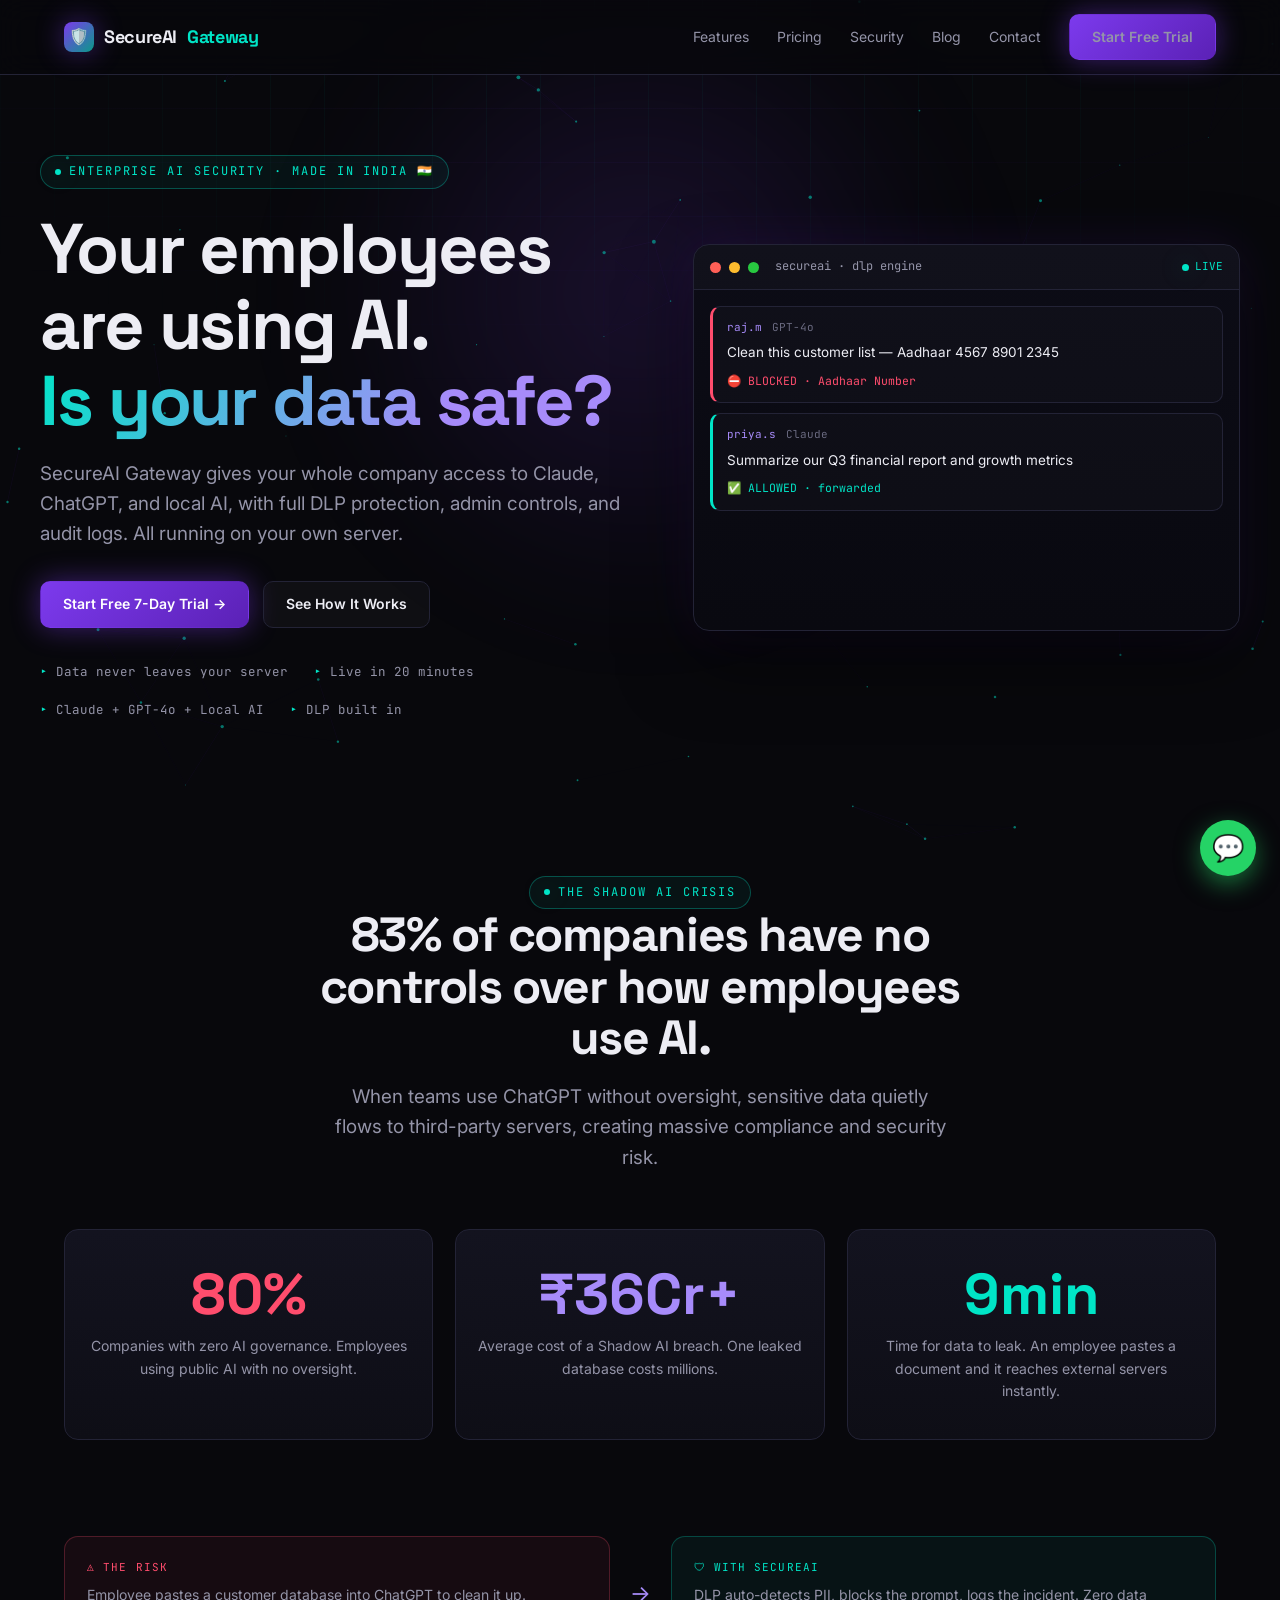
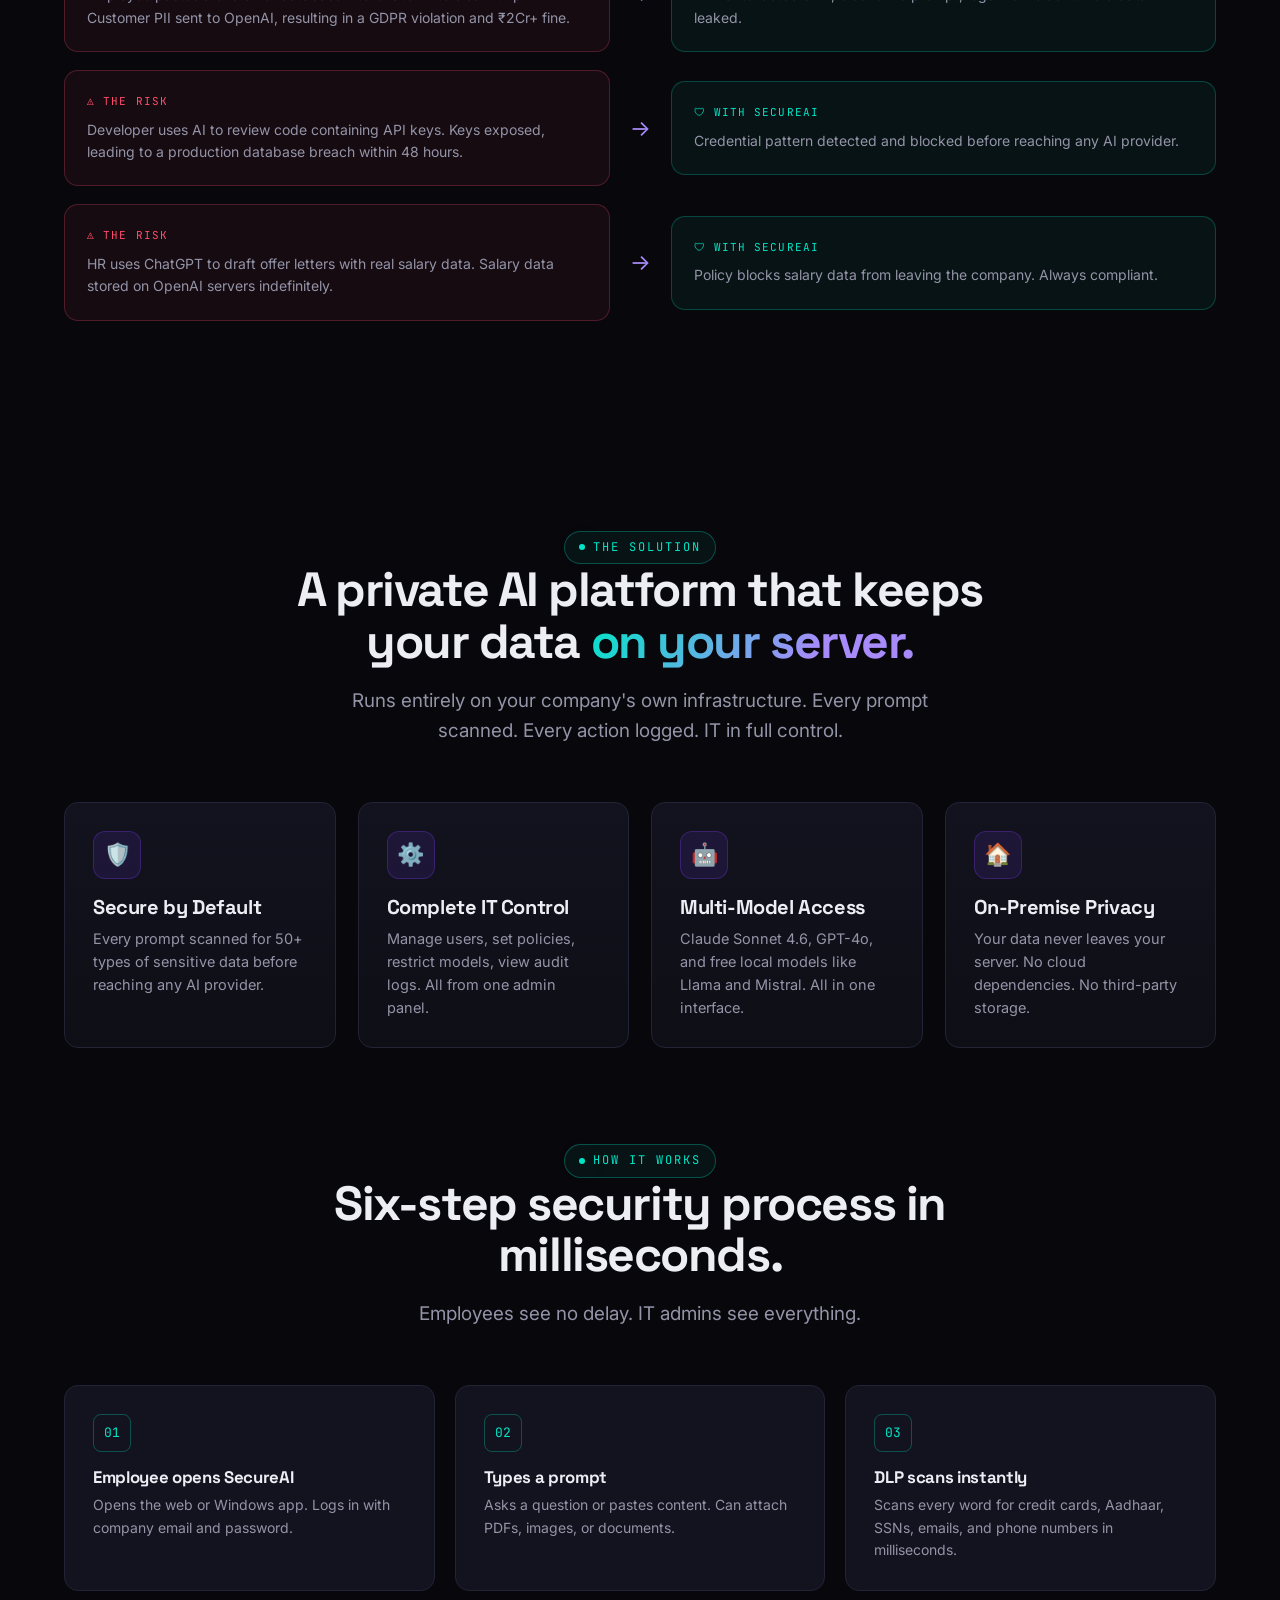
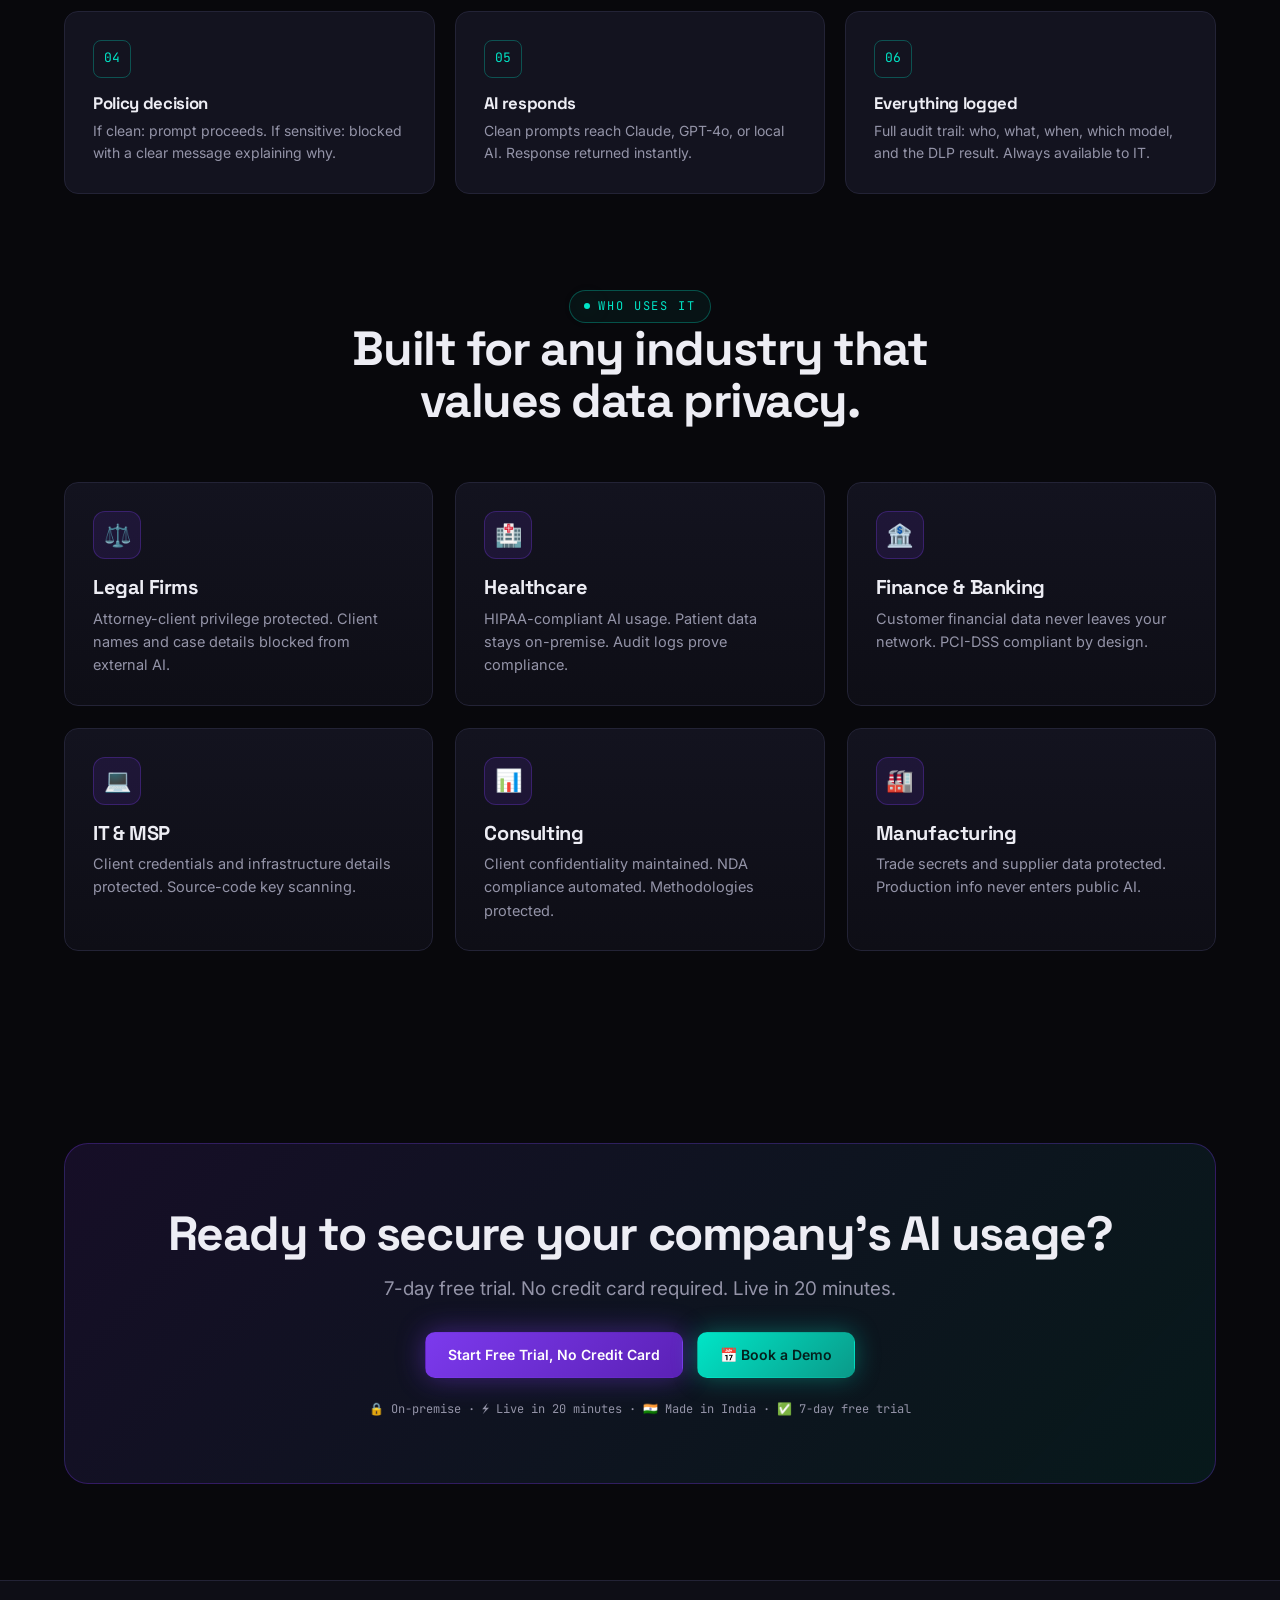
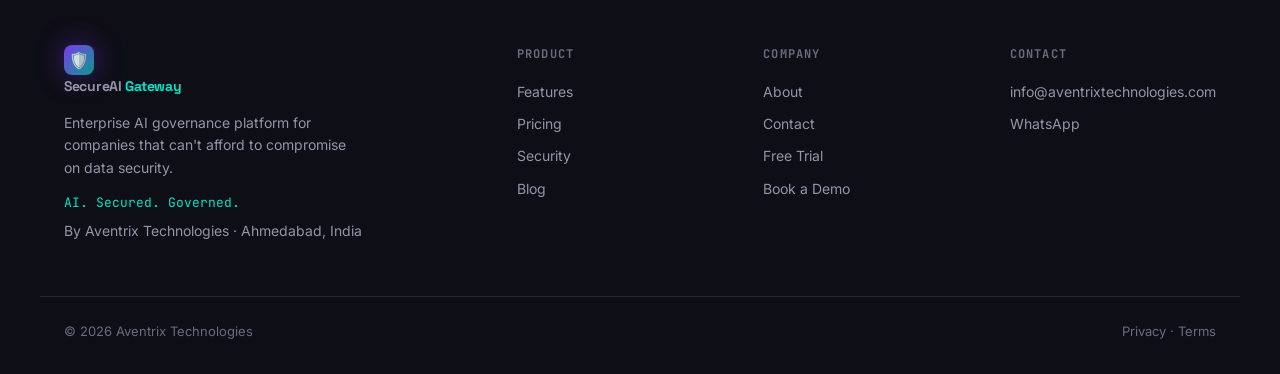
<file: index.html>
<!DOCTYPE html>
<html lang="en">
<head>
<!-- Google Analytics (GA4) -->
<script async src="https://www.googletagmanager.com/gtag/js?id=G-6WXHZ5JXLF"></script>
<script>
  window.dataLayer = window.dataLayer || [];
  function gtag(){dataLayer.push(arguments);}
  gtag('js', new Date());
  gtag('config', 'G-6WXHZ5JXLF');
</script>

<meta charset="UTF-8">
<meta name="viewport" content="width=device-width,initial-scale=1">
<title>SecureAI Gateway: Enterprise AI Security and DLP Platform | Aventrix Technologies</title>
<meta name="description" content="Secure your company's AI usage. On-premise AI gateway with DLP protection, admin controls, and audit logs. Give employees Claude, GPT-4o & free local AI safely.">
<meta name="keywords" content="enterprise AI security, AI data loss prevention, AI DLP, on-premise AI gateway, AI governance, ChatGPT security, AI access control, HIPAA AI, GDPR AI compliance">
<meta name="robots" content="index, follow, max-image-preview:large">
<meta name="author" content="Aventrix Technologies">
<link rel="canonical" href="https://aventrixtechnologies.com/">

<!-- Open Graph -->
<meta property="og:type" content="website">
<meta property="og:site_name" content="SecureAI Gateway">
<meta property="og:title" content="SecureAI Gateway: Enterprise AI Security and DLP Platform">
<meta property="og:description" content="Give your team Claude, GPT-4o & local AI safely. On-premise gateway with DLP protection, admin controls, and audit logs. Live in 20 minutes.">
<meta property="og:url" content="https://aventrixtechnologies.com/">
<meta property="og:image" content="https://aventrixtechnologies.com/images/secureai-logo-email.png">
<meta property="og:locale" content="en_US">

<!-- Twitter -->
<meta name="twitter:card" content="summary_large_image">
<meta name="twitter:title" content="SecureAI Gateway: Enterprise AI Security and DLP Platform">
<meta name="twitter:description" content="Give your team Claude, GPT-4o & local AI safely. On-premise gateway with DLP, admin controls, and audit logs.">
<meta name="twitter:image" content="https://aventrixtechnologies.com/images/secureai-logo-email.png">

<!-- Structured Data: Organization + SoftwareApplication -->
<script type="application/ld+json">
{
  "@context": "https://schema.org",
  "@graph": [
    {
      "@type": "Organization",
      "@id": "https://aventrixtechnologies.com/#organization",
      "name": "Aventrix Technologies",
      "url": "https://aventrixtechnologies.com/",
      "logo": "https://aventrixtechnologies.com/images/secureai-logo-email.png",
      "description": "Aventrix Technologies builds SecureAI Gateway, an on-premise enterprise AI security and data loss prevention platform.",
      "address": { "@type": "PostalAddress", "addressLocality": "Ahmedabad", "addressRegion": "Gujarat", "addressCountry": "IN" },
      "contactPoint": { "@type": "ContactPoint", "contactType": "sales", "email": "info@aventrixtechnologies.com" }
    },
    {
      "@type": "SoftwareApplication",
      "name": "SecureAI Gateway",
      "applicationCategory": "SecurityApplication",
      "operatingSystem": "Windows, Web, On-Premise",
      "url": "https://aventrixtechnologies.com/",
      "description": "On-premise enterprise AI security platform with DLP protection, admin controls, audit logs, and multi-model access to Claude, GPT-4o and local AI.",
      "offers": { "@type": "Offer", "price": "0", "priceCurrency": "USD", "description": "7-day free trial" },
      "publisher": { "@id": "https://aventrixtechnologies.com/#organization" }
    }
  ]
}
</script>

<link rel="preconnect" href="https://fonts.googleapis.com">
<link rel="preconnect" href="https://fonts.gstatic.com" crossorigin>
<link href="https://fonts.googleapis.com/css2?family=Space+Grotesk:wght@400;500;600;700&family=Inter:wght@400;500;600&family=JetBrains+Mono:wght@400;500&display=swap" rel="stylesheet">
<link rel="stylesheet" href="style.css">
<style>
/* ---------- Home-specific ---------- */
.hero { padding: 80px 0 60px; position: relative; }
.hero-grid { display: grid; grid-template-columns: 1.05fr 0.95fr; gap: 48px; align-items: center; }
.hero h1 { margin: 22px 0 20px; }
.hero .lead { margin-bottom: 32px; }
.hero-cta { display: flex; gap: 14px; flex-wrap: wrap; }
.hero-trust { display: flex; flex-wrap: wrap; gap: 18px 26px; margin-top: 34px; }
.hero-trust span { font-family: var(--font-mono); font-size: 12.5px; color: var(--muted); display: flex; align-items: center; gap: 8px; }
.hero-trust span::before { content: "▸"; color: var(--cyan); }

/* terminal */
.term {
  background: linear-gradient(180deg, #0C0C16, #090910);
  border: 1px solid var(--line);
  border-radius: 16px;
  overflow: hidden;
  box-shadow: 0 30px 70px rgba(0,0,0,0.55), 0 0 50px rgba(124,58,237,0.12);
}
.term-bar { display: flex; align-items: center; gap: 8px; padding: 12px 16px; border-bottom: 1px solid var(--line); background: rgba(255,255,255,0.02); }
.term-bar .dot { width: 11px; height: 11px; border-radius: 50%; }
.term-bar .dot.r { background: #ff5f57; } .term-bar .dot.y { background: #febc2e; } .term-bar .dot.g { background: #28c840; }
.term-bar .title { font-family: var(--font-mono); font-size: 12px; color: var(--muted); margin-left: 8px; }
.term-bar .live { margin-left: auto; font-family: var(--font-mono); font-size: 11px; color: var(--cyan); display: flex; align-items: center; gap: 6px; }
.term-bar .live::before { content:""; width:7px;height:7px;border-radius:50%;background:var(--cyan); box-shadow: var(--glow-cyan); animation: pulse 1.4s infinite; }
.term-body { padding: 16px; min-height: 340px; display: flex; flex-direction: column; gap: 10px; }
.term-row {
  border: 1px solid var(--line);
  border-left: 3px solid var(--muted-2);
  border-radius: 10px;
  padding: 12px 14px;
  background: rgba(255,255,255,0.015);
  opacity: 0; transform: translateY(-10px);
  transition: opacity .4s, transform .4s;
}
.term-row.show { opacity: 1; transform: none; }
.term-row.blocked { border-left-color: var(--red); }
.term-row.allowed { border-left-color: var(--cyan); }
.term-meta { display: flex; gap: 10px; font-family: var(--font-mono); font-size: 11px; color: var(--muted-2); margin-bottom: 6px; }
.term-user { color: var(--violet-lt); }
.term-text { font-size: 13.5px; color: var(--text); margin-bottom: 8px; }
.term-verdict { font-family: var(--font-mono); font-size: 11.5px; }
.v-block { color: var(--red); }
.v-ok { color: var(--cyan); }

/* stats strip */
.stats { display: grid; grid-template-columns: repeat(3,1fr); gap: 22px; }
.stat { text-align: center; padding: 36px 20px; }
.stat .num { font-family: var(--font-display); font-weight: 700; font-size: clamp(2.4rem,5vw,3.6rem); line-height: 1; }
.stat .num.red { color: var(--red); }
.stat .num.cyan { color: var(--cyan); }
.stat .num.violet { color: var(--violet-lt); }
.stat .lbl { color: var(--muted); margin-top: 12px; font-size: 14px; }

/* risk rows */
.risk { display: grid; grid-template-columns: 1fr auto 1fr; gap: 20px; align-items: center; margin-bottom: 18px; }
.risk .danger, .risk .safe { border-radius: var(--radius); padding: 22px; border: 1px solid var(--line); }
.risk .danger { background: rgba(255,77,109,0.06); border-color: rgba(255,77,109,0.25); }
.risk .safe { background: rgba(0,229,199,0.05); border-color: rgba(0,229,199,0.25); }
.risk .tag { font-family: var(--font-mono); font-size: 11px; text-transform: uppercase; letter-spacing: .1em; margin-bottom: 8px; display: block; }
.risk .danger .tag { color: var(--red); } .risk .safe .tag { color: var(--cyan); }
.risk p { font-size: 14px; color: var(--muted); }
.risk .arrow { font-size: 22px; color: var(--violet-lt); }

/* process */
.steps { display: grid; grid-template-columns: repeat(3,1fr); gap: 20px; }
.step { position: relative; padding: 28px; border: 1px solid var(--line); border-radius: var(--radius); background: var(--panel); transition: border-color .3s, transform .3s; }
.step:hover { border-color: rgba(0,229,199,0.4); transform: translateY(-4px); }
.step .n { font-family: var(--font-mono); font-size: 13px; color: var(--cyan); border: 1px solid rgba(0,229,199,0.3); border-radius: 8px; width: 38px; height: 38px; display: grid; place-items: center; margin-bottom: 16px; }
.step h3 { font-size: 1.05rem; margin-bottom: 8px; }
.step p { color: var(--muted); font-size: 14px; }

.cta-band { text-align: center; background: linear-gradient(135deg, rgba(124,58,237,0.12), rgba(0,229,199,0.08)); border: 1px solid rgba(124,58,237,0.3); border-radius: 24px; padding: 64px 32px; }
.cta-band h2 { margin-bottom: 14px; }
.cta-band .lead { margin: 0 auto 28px; }
.cta-band .row { display: flex; gap: 14px; justify-content: center; flex-wrap: wrap; }
.cta-band .meta { margin-top: 22px; font-family: var(--font-mono); font-size: 12px; color: var(--muted); }

@media (max-width: 880px) {
  .hero-grid { grid-template-columns: 1fr; }
  .stats { grid-template-columns: 1fr; }
  .steps { grid-template-columns: 1fr; }
  .risk { grid-template-columns: 1fr; }
  .risk .arrow { transform: rotate(90deg); }
  .hero-trust { gap: 12px 18px; }
  .hero-trust span { font-size: 11.5px; }
}
</style>
</head>
<body>
<canvas id="particles"></canvas>

<!-- NAV -->
<nav class="nav">
  <div class="nav-inner">
    <a href="index.html" class="brand"><span class="mark">🛡️</span> SecureAI <span class="by">Gateway</span></a>
    <div class="nav-links">
      <a href="features.html">Features</a>
      <a href="pricing.html">Pricing</a>
      <a href="security.html">Security</a>
      <a href="blog.html">Blog</a>
      <a href="contact.html">Contact</a>
      <a href="contact.html" class="btn btn-primary">Start Free Trial</a>
    </div>
    <button class="nav-toggle" aria-label="Menu">☰</button>
  </div>
</nav>

<!-- HERO -->
<header class="hero wrap">
  <div class="hero-grid">
    <div class="reveal in">
      <span class="eyebrow">Enterprise AI Security · Made in India 🇮🇳</span>
      <h1>Your employees are using AI.<br><span class="grad-text">Is your data safe?</span></h1>
      <p class="lead">SecureAI Gateway gives your whole company access to Claude, ChatGPT, and local AI, with full DLP protection, admin controls, and audit logs. All running on your own server.</p>
      <div class="hero-cta">
        <a href="contact.html" class="btn btn-primary">Start Free 7-Day Trial →</a>
        <a href="features.html" class="btn btn-ghost">See How It Works</a>
      </div>
      <div class="hero-trust">
        <span>Data never leaves your server</span>
        <span>Live in 20 minutes</span>
        <span>Claude + GPT-4o + Local AI</span>
        <span>DLP built in</span>
      </div>
    </div>

    <div class="reveal in d2">
      <div class="term">
        <div class="term-bar">
          <span class="dot r"></span><span class="dot y"></span><span class="dot g"></span>
          <span class="title">secureai · dlp engine</span>
          <span class="live">LIVE</span>
        </div>
        <div class="term-body" id="term-feed"></div>
      </div>
    </div>
  </div>
</header>

<!-- STATS -->
<section>
  <div class="wrap">
    <div class="section-head reveal">
      <span class="eyebrow">The Shadow AI Crisis</span>
      <h2>83% of companies have no controls over how employees use AI.</h2>
      <p class="lead">When teams use ChatGPT without oversight, sensitive data quietly flows to third-party servers, creating massive compliance and security risk.</p>
    </div>
    <div class="stats">
      <div class="stat card reveal"><div class="num red" data-count="83" data-suffix="%">0</div><div class="lbl">Companies with zero AI governance. Employees using public AI with no oversight.</div></div>
      <div class="stat card reveal d1"><div class="num violet" data-prefix="₹" data-count="38" data-suffix="Cr+">0</div><div class="lbl">Average cost of a Shadow AI breach. One leaked database costs millions.</div></div>
      <div class="stat card reveal d2"><div class="num cyan" data-count="10" data-suffix="min">0</div><div class="lbl">Time for data to leak. An employee pastes a document and it reaches external servers instantly.</div></div>
    </div>
  </div>
</section>

<!-- RISK / SOLUTION -->
<section style="padding-top:0;">
  <div class="wrap">
    <div class="risk reveal">
      <div class="danger"><span class="tag">⚠ The Risk</span><p>Employee pastes a customer database into ChatGPT to clean it up. Customer PII sent to OpenAI, resulting in a GDPR violation and ₹2Cr+ fine.</p></div>
      <div class="arrow">→</div>
      <div class="safe"><span class="tag">🛡 With SecureAI</span><p>DLP auto-detects PII, blocks the prompt, logs the incident. Zero data leaked.</p></div>
    </div>
    <div class="risk reveal d1">
      <div class="danger"><span class="tag">⚠ The Risk</span><p>Developer uses AI to review code containing API keys. Keys exposed, leading to a production database breach within 48 hours.</p></div>
      <div class="arrow">→</div>
      <div class="safe"><span class="tag">🛡 With SecureAI</span><p>Credential pattern detected and blocked before reaching any AI provider.</p></div>
    </div>
    <div class="risk reveal d2">
      <div class="danger"><span class="tag">⚠ The Risk</span><p>HR uses ChatGPT to draft offer letters with real salary data. Salary data stored on OpenAI servers indefinitely.</p></div>
      <div class="arrow">→</div>
      <div class="safe"><span class="tag">🛡 With SecureAI</span><p>Policy blocks salary data from leaving the company. Always compliant.</p></div>
    </div>
  </div>
</section>

<!-- SOLUTION GRID -->
<section>
  <div class="wrap">
    <div class="section-head reveal">
      <span class="eyebrow">The Solution</span>
      <h2>A private AI platform that keeps your data <span class="grad-text">on your server.</span></h2>
      <p class="lead">Runs entirely on your company's own infrastructure. Every prompt scanned. Every action logged. IT in full control.</p>
    </div>
    <div class="grid grid-4">
      <div class="card reveal"><div class="ico">🛡️</div><h3>Secure by Default</h3><p>Every prompt scanned for 50+ types of sensitive data before reaching any AI provider.</p></div>
      <div class="card reveal d1"><div class="ico">⚙️</div><h3>Complete IT Control</h3><p>Manage users, set policies, restrict models, view audit logs. All from one admin panel.</p></div>
      <div class="card reveal d2"><div class="ico">🤖</div><h3>Multi-Model Access</h3><p>Claude Sonnet 4.6, GPT-4o, and free local models like Llama and Mistral. All in one interface.</p></div>
      <div class="card reveal d3"><div class="ico">🏠</div><h3>On-Premise Privacy</h3><p>Your data never leaves your server. No cloud dependencies. No third-party storage.</p></div>
    </div>
  </div>
</section>

<!-- PROCESS -->
<section style="padding-top:0;">
  <div class="wrap">
    <div class="section-head reveal">
      <span class="eyebrow">How It Works</span>
      <h2>Six-step security process in milliseconds.</h2>
      <p class="lead">Employees see no delay. IT admins see everything.</p>
    </div>
    <div class="steps">
      <div class="step reveal"><div class="n">01</div><h3>Employee opens SecureAI</h3><p>Opens the web or Windows app. Logs in with company email and password.</p></div>
      <div class="step reveal d1"><div class="n">02</div><h3>Types a prompt</h3><p>Asks a question or pastes content. Can attach PDFs, images, or documents.</p></div>
      <div class="step reveal d2"><div class="n">03</div><h3>DLP scans instantly</h3><p>Scans every word for credit cards, Aadhaar, SSNs, emails, and phone numbers in milliseconds.</p></div>
      <div class="step reveal"><div class="n">04</div><h3>Policy decision</h3><p>If clean: prompt proceeds. If sensitive: blocked with a clear message explaining why.</p></div>
      <div class="step reveal d1"><div class="n">05</div><h3>AI responds</h3><p>Clean prompts reach Claude, GPT-4o, or local AI. Response returned instantly.</p></div>
      <div class="step reveal d2"><div class="n">06</div><h3>Everything logged</h3><p>Full audit trail: who, what, when, which model, and the DLP result. Always available to IT.</p></div>
    </div>
  </div>
</section>

<!-- INDUSTRIES -->
<section style="padding-top:0;">
  <div class="wrap">
    <div class="section-head reveal">
      <span class="eyebrow">Who Uses It</span>
      <h2>Built for any industry that values data privacy.</h2>
    </div>
    <div class="grid grid-3">
      <div class="card reveal"><div class="ico">⚖️</div><h3>Legal Firms</h3><p>Attorney-client privilege protected. Client names and case details blocked from external AI.</p></div>
      <div class="card reveal d1"><div class="ico">🏥</div><h3>Healthcare</h3><p>HIPAA-compliant AI usage. Patient data stays on-premise. Audit logs prove compliance.</p></div>
      <div class="card reveal d2"><div class="ico">🏦</div><h3>Finance & Banking</h3><p>Customer financial data never leaves your network. PCI-DSS compliant by design.</p></div>
      <div class="card reveal"><div class="ico">💻</div><h3>IT & MSP</h3><p>Client credentials and infrastructure details protected. Source-code key scanning.</p></div>
      <div class="card reveal d1"><div class="ico">📊</div><h3>Consulting</h3><p>Client confidentiality maintained. NDA compliance automated. Methodologies protected.</p></div>
      <div class="card reveal d2"><div class="ico">🏭</div><h3>Manufacturing</h3><p>Trade secrets and supplier data protected. Production info never enters public AI.</p></div>
    </div>
  </div>
</section>

<!-- CTA -->
<section>
  <div class="wrap">
    <div class="cta-band reveal">
      <h2>Ready to secure your company's AI usage?</h2>
      <p class="lead">7-day free trial. No credit card required. Live in 20 minutes.</p>
      <div class="row">
        <a href="contact.html" class="btn btn-primary">Start Free Trial, No Credit Card</a>
        <a href="https://calendly.com/aventrixtechnologies-info" class="btn btn-cyan">📅 Book a Demo</a>
      </div>
      <div class="meta">🔒 On-premise · ⚡ Live in 20 minutes · 🇮🇳 Made in India · ✅ 7-day free trial</div>
    </div>
  </div>
</section>

<!-- FOOTER -->
<footer class="footer">
  <div class="wrap footer-grid">
    <div>
      <a href="index.html" class="brand"><span class="mark">🛡️</span> SecureAI <span class="by">Gateway</span></a>
      <p class="tagline">Enterprise AI governance platform for companies that can't afford to compromise on data security.</p>
      <p class="sig">AI. Secured. Governed.</p>
      <p class="tagline" style="margin-top:6px;">By Aventrix Technologies · Ahmedabad, India</p>
    </div>
    <div><h4>Product</h4><a href="features.html">Features</a><a href="pricing.html">Pricing</a><a href="security.html">Security</a><a href="blog.html">Blog</a></div>
    <div><h4>Company</h4><a href="contact.html">About</a><a href="contact.html">Contact</a><a href="contact.html">Free Trial</a><a href="https://calendly.com/aventrixtechnologies-info">Book a Demo</a></div>
    <div><h4>Contact</h4><a href="mailto:info@aventrixtechnologies.com">info@aventrixtechnologies.com</a><a href="https://wa.me/919104277272">WhatsApp</a></div>
  </div>
  <div class="footer-bottom"><span>© 2026 Aventrix Technologies</span><span>Privacy · Terms</span></div>
</footer>

<a href="https://wa.me/919104277272?text=Hi!%20I'd%20like%20to%20know%20more%20about%20SecureAI%20Gateway." class="wa-float" aria-label="WhatsApp">💬</a>

<script src="app.js"></script>
</body>
</html>
</file>
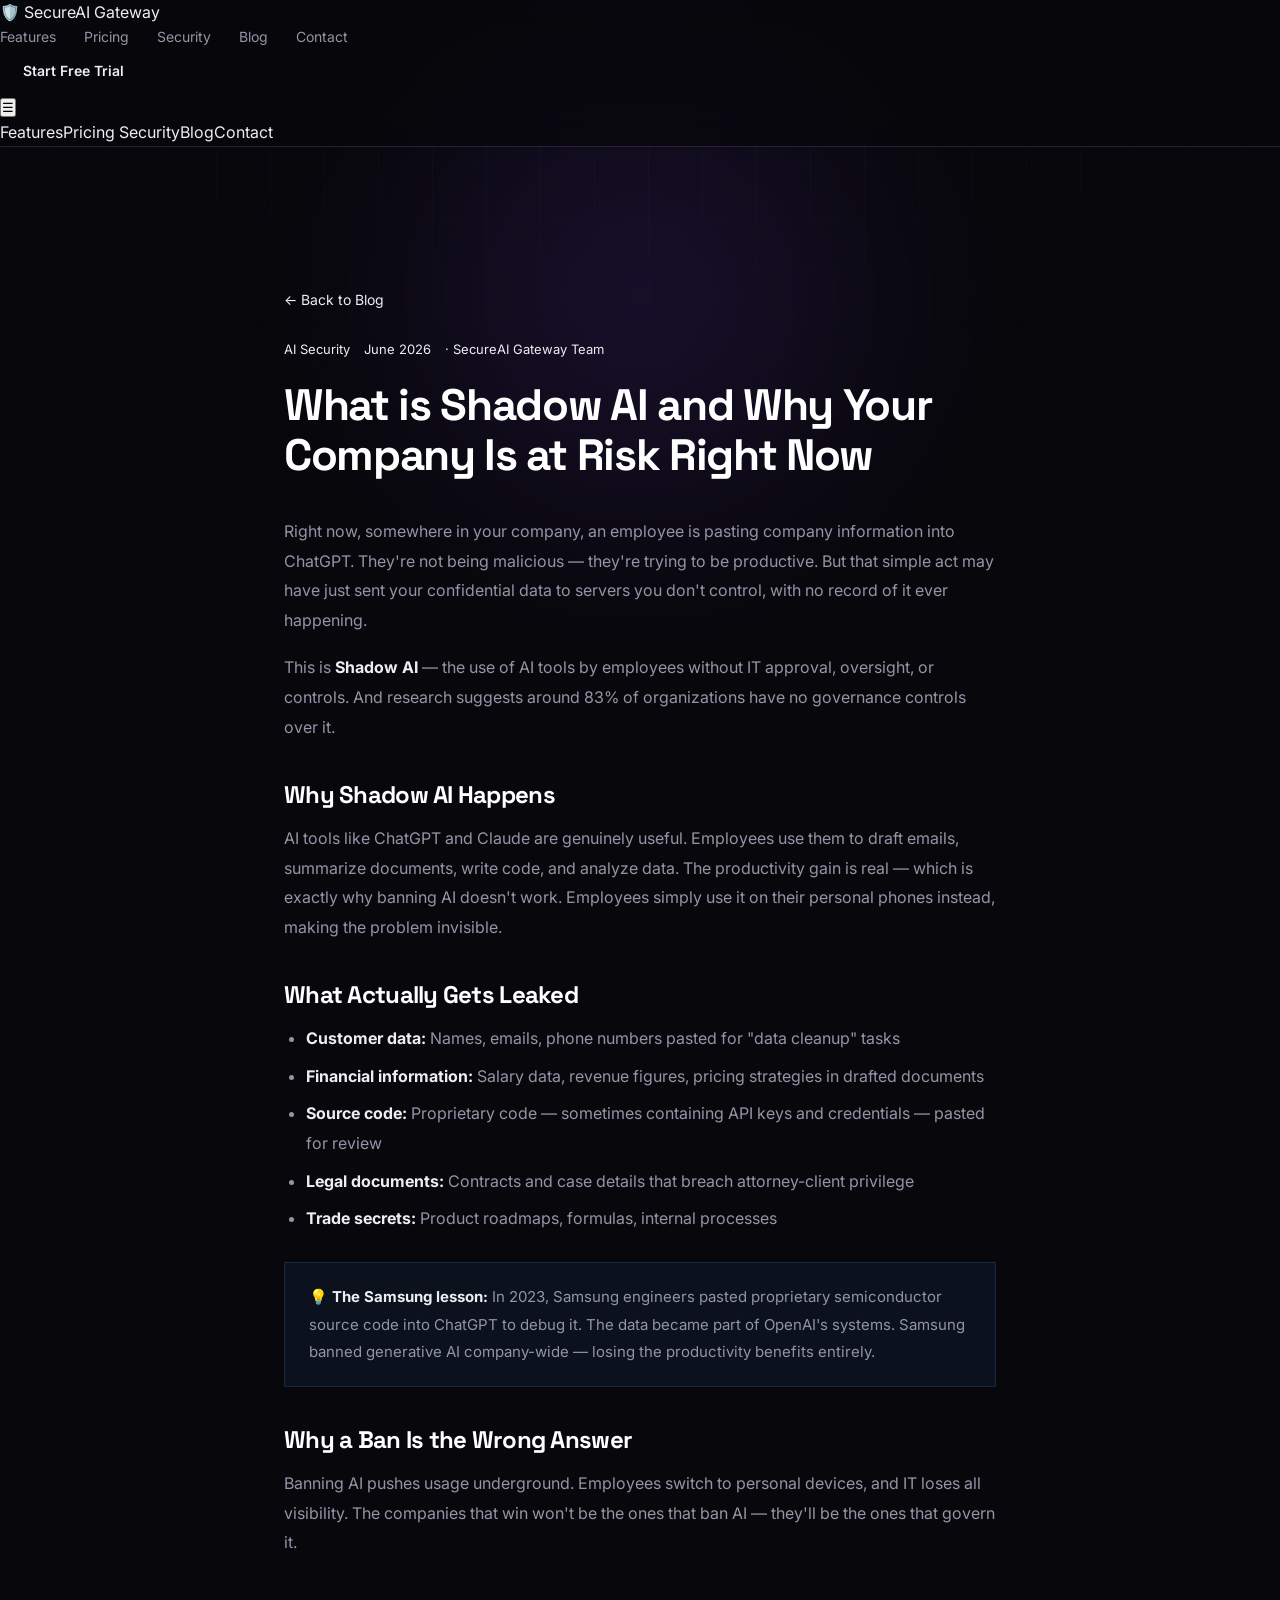
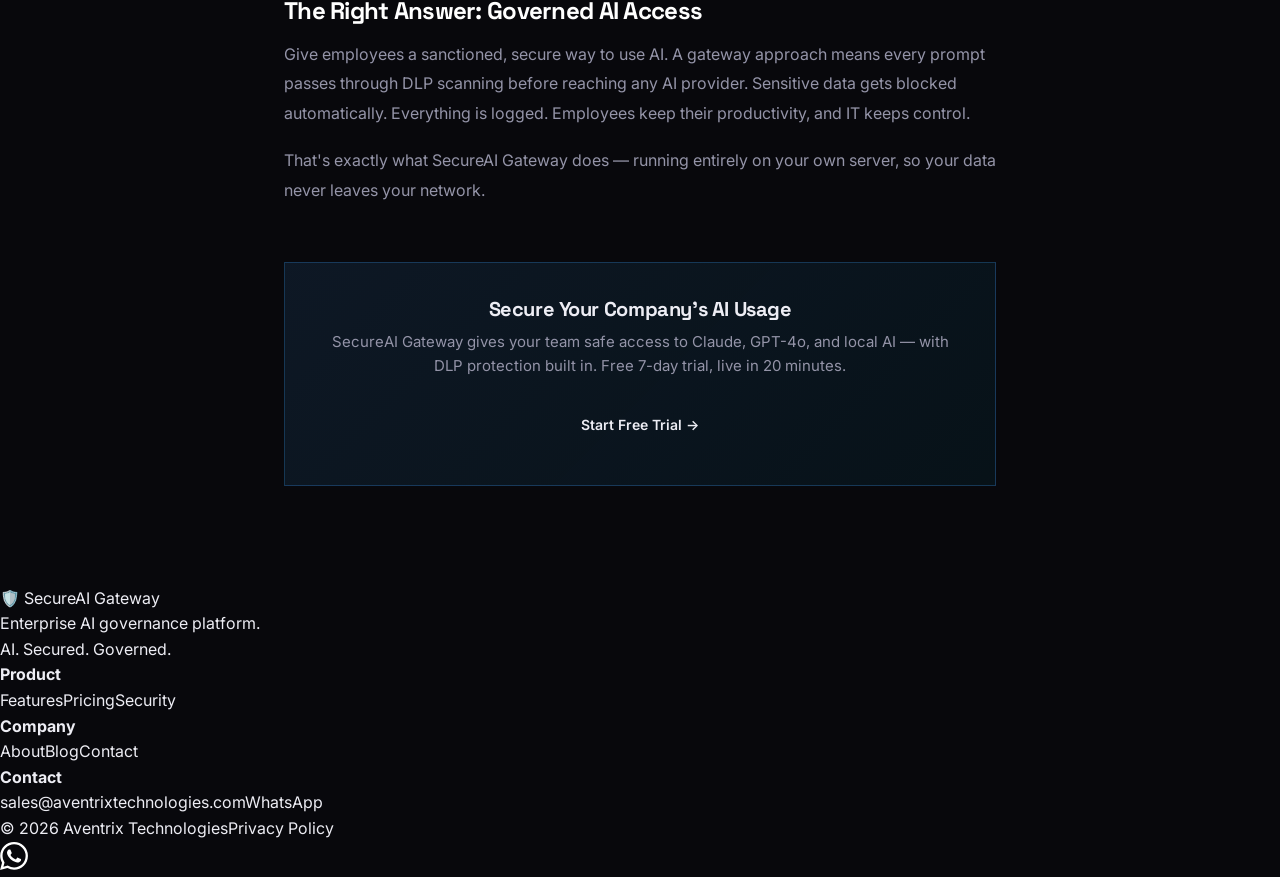
<file: article.html>
<!DOCTYPE html>
<html lang="en">
<head>
<meta charset="UTF-8"><meta name="viewport" content="width=device-width,initial-scale=1">
<title>Article — SecureAI Gateway Blog</title>
<link rel="preconnect" href="https://fonts.googleapis.com">
<link href="https://fonts.googleapis.com/css2?family=Inter:wght@300;400;500;600;700&family=Space+Grotesk:wght@500;600;700&display=swap" rel="stylesheet">
<link rel="stylesheet" href="style.css">
<style>
.article-wrap{max-width:760px;margin:0 auto;padding:140px 24px 100px}
.article-meta{display:flex;align-items:center;gap:14px;margin-bottom:20px;font-size:13px;color:var(--dim)}
.article-title{font-family:'Space Grotesk',sans-serif;font-size:clamp(28px,4.5vw,44px);font-weight:700;line-height:1.15;color:#fff;margin-bottom:36px}
.article-body{font-size:16px;color:var(--text);line-height:1.85}
.article-body h2{font-family:'Space Grotesk',sans-serif;font-size:24px;font-weight:700;color:#fff;margin:40px 0 16px}
.article-body h3{font-size:18px;font-weight:600;color:#fff;margin:28px 0 12px}
.article-body p{margin-bottom:18px;color:var(--muted)}
.article-body ul{margin:0 0 18px 22px;color:var(--muted)}
.article-body li{margin-bottom:8px}
.article-body strong{color:var(--text)}
.article-callout{background:rgba(55,138,221,.08);border:1px solid rgba(55,138,221,.2);border-radius:var(--r);padding:20px 24px;margin:28px 0;font-size:15px;color:var(--muted)}
.article-cta{background:linear-gradient(135deg,rgba(55,138,221,.12),rgba(0,212,255,.05));border:1px solid rgba(55,138,221,.3);border-radius:var(--r2);padding:36px;text-align:center;margin-top:56px}
.back-link{display:inline-flex;align-items:center;gap:6px;font-size:14px;color:var(--blue-l);margin-bottom:28px}
</style>
</head>
<body>
<div class="grid-bg"></div>
<nav class="nav">
  <div class="nav-in">
    <a href="index.html" class="logo">🛡️ SecureAI <span>Gateway</span></a>
    <div class="nav-links">
      <a href="features.html">Features</a><a href="pricing.html">Pricing</a>
      <a href="security.html">Security</a><a href="blog.html" class="active">Blog</a><a href="contact.html">Contact</a>
    </div>
    <div class="nav-cta"><a href="contact.html" class="btn btn-p">Start Free Trial</a></div>
    <button class="burger" onclick="toggleMenu()">☰</button>
  </div>
  <div class="mob-menu" id="mobMenu">
    <a href="features.html">Features</a><a href="pricing.html">Pricing</a>
    <a href="security.html">Security</a><a href="blog.html">Blog</a><a href="contact.html">Contact</a>
  </div>
</nav>

<div class="article-wrap">
  <a href="blog.html" class="back-link">← Back to Blog</a>
  <div class="article-meta"><span class="tag tag-blue" id="aTag">AI Security</span><span id="aDate">June 2026</span><span>· SecureAI Gateway Team</span></div>
  <h1 class="article-title" id="aTitle">Loading…</h1>
  <div class="article-body" id="aBody"></div>
  <div class="article-cta">
    <h3 class="h3" style="margin-bottom:10px">Secure Your Company's AI Usage</h3>
    <p style="font-size:15px;color:var(--muted);margin-bottom:24px">SecureAI Gateway gives your team safe access to Claude, GPT-4o, and local AI — with DLP protection built in. Free 7-day trial, live in 20 minutes.</p>
    <a href="contact.html" class="btn btn-p btn-lg">Start Free Trial →</a>
  </div>
</div>

<footer>
  <div class="container">
    <div class="ft-grid">
      <div><div class="ft-logo">🛡️ SecureAI Gateway</div><p class="ft-desc">Enterprise AI governance platform.</p><div class="ft-tagline">AI. Secured. Governed.</div></div>
      <div class="ft-col"><h4>Product</h4><a href="features.html">Features</a><a href="pricing.html">Pricing</a><a href="security.html">Security</a></div>
      <div class="ft-col"><h4>Company</h4><a href="contact.html">About</a><a href="blog.html">Blog</a><a href="contact.html">Contact</a></div>
      <div class="ft-col"><h4>Contact</h4><a href="mailto:sales@aventrixtechnologies.com">sales@aventrixtechnologies.com</a><a href="https://wa.me/919104277272">WhatsApp</a></div>
    </div>
    <div class="ft-bottom"><span>© 2026 Aventrix Technologies</span><a href="#">Privacy Policy</a></div>
  </div>
</footer>
<a href="https://wa.me/919104277272" class="wa" target="_blank"><svg width="28" height="28" viewBox="0 0 24 24" fill="white"><path d="M17.472 14.382c-.297-.149-1.758-.867-2.03-.967-.273-.099-.471-.148-.67.15-.197.297-.767.966-.94 1.164-.173.199-.347.223-.644.075-.297-.15-1.255-.463-2.39-1.475-.883-.788-1.48-1.761-1.653-2.059-.173-.297-.018-.458.13-.606.134-.133.298-.347.446-.52.149-.174.198-.298.298-.497.099-.198.05-.371-.025-.52-.075-.149-.669-1.612-.916-2.207-.242-.579-.487-.5-.669-.51-.173-.008-.371-.01-.57-.01-.198 0-.52.074-.792.372-.272.297-1.04 1.016-1.04 2.479 0 1.462 1.065 2.875 1.213 3.074.149.198 2.096 3.2 5.077 4.487.709.306 1.262.489 1.694.625.712.227 1.36.195 1.871.118.571-.085 1.758-.719 2.006-1.413.248-.694.248-1.289.173-1.413-.074-.124-.272-.198-.57-.347m-5.421 7.403h-.004a9.87 9.87 0 01-5.031-1.378l-.361-.214-3.741.982.998-3.648-.235-.374a9.86 9.86 0 01-1.51-5.26c.001-5.45 4.436-9.884 9.888-9.884 2.64 0 5.122 1.03 6.988 2.898a9.825 9.825 0 012.893 6.994c-.003 5.45-4.437 9.884-9.885 9.884m8.413-18.297A11.815 11.815 0 0012.05 0C5.495 0 .16 5.335.157 11.892c0 2.096.547 4.142 1.588 5.945L.057 24l6.305-1.654a11.882 11.882 0 005.683 1.448h.005c6.554 0 11.89-5.335 11.893-11.893a11.821 11.821 0 00-3.48-8.413z"/></svg></a>

<script src="app.js"></script>
<script>
const ARTICLES = {
  "shadow-ai": {
    tag: "AI Security", date: "June 2026",
    title: "What is Shadow AI and Why Your Company Is at Risk Right Now",
    body: `
<p>Right now, somewhere in your company, an employee is pasting company information into ChatGPT. They're not being malicious — they're trying to be productive. But that simple act may have just sent your confidential data to servers you don't control, with no record of it ever happening.</p>
<p>This is <strong>Shadow AI</strong> — the use of AI tools by employees without IT approval, oversight, or controls. And research suggests around 83% of organizations have no governance controls over it.</p>
<h2>Why Shadow AI Happens</h2>
<p>AI tools like ChatGPT and Claude are genuinely useful. Employees use them to draft emails, summarize documents, write code, and analyze data. The productivity gain is real — which is exactly why banning AI doesn't work. Employees simply use it on their personal phones instead, making the problem invisible.</p>
<h2>What Actually Gets Leaked</h2>
<ul>
<li><strong>Customer data:</strong> Names, emails, phone numbers pasted for "data cleanup" tasks</li>
<li><strong>Financial information:</strong> Salary data, revenue figures, pricing strategies in drafted documents</li>
<li><strong>Source code:</strong> Proprietary code — sometimes containing API keys and credentials — pasted for review</li>
<li><strong>Legal documents:</strong> Contracts and case details that breach attorney-client privilege</li>
<li><strong>Trade secrets:</strong> Product roadmaps, formulas, internal processes</li>
</ul>
<div class="article-callout">💡 <strong>The Samsung lesson:</strong> In 2023, Samsung engineers pasted proprietary semiconductor source code into ChatGPT to debug it. The data became part of OpenAI's systems. Samsung banned generative AI company-wide — losing the productivity benefits entirely.</div>
<h2>Why a Ban Is the Wrong Answer</h2>
<p>Banning AI pushes usage underground. Employees switch to personal devices, and IT loses all visibility. The companies that win won't be the ones that ban AI — they'll be the ones that govern it.</p>
<h2>The Right Answer: Governed AI Access</h2>
<p>Give employees a sanctioned, secure way to use AI. A gateway approach means every prompt passes through DLP scanning before reaching any AI provider. Sensitive data gets blocked automatically. Everything is logged. Employees keep their productivity, and IT keeps control.</p>
<p>That's exactly what SecureAI Gateway does — running entirely on your own server, so your data never leaves your network.</p>`
  },
  "chatgpt-safely": {
    tag: "IT Management", date: "June 2026",
    title: "How to Use ChatGPT Safely in Your Company Without Risking Your Data",
    body: `
<p>Your employees are going to use AI whether you sanction it or not. The practical question for IT leaders is: how do you let them use it safely? Here's a step-by-step framework.</p>
<h2>Step 1: Write an AI Usage Policy</h2>
<p>Start with a clear, short policy that answers: Which AI tools are approved? What data can never be entered into AI? Who approves exceptions? Keep it to one page — long policies don't get read.</p>
<h2>Step 2: Classify Your Data</h2>
<p>Define three simple tiers:</p>
<ul>
<li><strong>Green:</strong> Public information — safe for any AI tool</li>
<li><strong>Yellow:</strong> Internal information — only via approved, governed AI</li>
<li><strong>Red:</strong> Customer PII, financials, credentials, legal documents — never enters external AI</li>
</ul>
<h2>Step 3: Train Employees (Briefly)</h2>
<p>A 30-minute session covering real examples works better than a policy email. Show what a data leak looks like: "If you paste a customer list into ChatGPT, that data is now on OpenAI's servers."</p>
<h2>Step 4: Implement Technical Controls</h2>
<p>Policy without enforcement is just a suggestion. You need a technical layer that:</p>
<ul>
<li>Scans every prompt for sensitive data <strong>before</strong> it reaches the AI provider</li>
<li>Blocks credit cards, Aadhaar/PAN numbers, credentials, and custom keywords automatically</li>
<li>Logs every interaction for audit purposes</li>
<li>Lets IT control which models each team can access</li>
</ul>
<div class="article-callout">🛡️ This is the gateway pattern: employees get a ChatGPT-like interface, but every prompt passes through your DLP engine first. Clean prompts proceed; sensitive ones are blocked with a clear explanation.</div>
<h2>Step 5: Monitor and Iterate</h2>
<p>Review blocked prompts weekly at first. You'll learn what employees actually try to do, tune your DLP rules, and identify training gaps. Most companies see block rates drop sharply within a month as employees adapt.</p>
<h2>The Result</h2>
<p>Employees keep AI productivity. IT gets visibility and control. Compliance gets audit logs. Nobody has to choose between innovation and security.</p>`
  },
  "data-leaks": {
    tag: "Case Studies", date: "June 2026",
    title: "5 Real AI Data Leaks That Cost Companies Millions",
    body: `
<p>AI data leaks aren't hypothetical. Here are five real incident patterns — and how each could have been prevented.</p>
<h2>1. Samsung — Source Code in ChatGPT</h2>
<p>Engineers pasted proprietary semiconductor source code into ChatGPT for debugging. The code became part of an external system outside Samsung's control. <strong>Result:</strong> company-wide generative AI ban.</p>
<p><strong>Prevention:</strong> DLP scanning would have detected source code patterns and credentials, blocking the prompt before it left the network.</p>
<h2>2. Healthcare Provider — Patient Data Exposure</h2>
<p>Staff at multiple healthcare organizations have used consumer AI tools to summarize patient notes — sending protected health information (PHI) to third-party servers, a direct HIPAA violation with fines reaching millions of dollars per incident category.</p>
<p><strong>Prevention:</strong> On-premise AI with PHI detection keeps patient data inside the network entirely.</p>
<h2>3. Law Firm — Privileged Documents</h2>
<p>Attorneys have submitted case documents to AI tools for drafting assistance — breaching attorney-client privilege and creating discoverable records on external servers.</p>
<p><strong>Prevention:</strong> Custom DLP keywords (client names, case numbers) block privileged material automatically.</p>
<h2>4. Financial Services — Customer Records</h2>
<p>Analysts pasting customer financial data into AI tools for "quick analysis" have triggered GDPR and PCI-DSS exposure — with GDPR fines reaching up to 4% of global revenue.</p>
<p><strong>Prevention:</strong> Automatic detection of account numbers, card numbers, and transaction IDs.</p>
<h2>5. Developer Credentials — The 48-Hour Breach</h2>
<p>A developer pastes code containing a live API key into an AI tool. Keys exposed this way have been harvested and used to compromise production systems within days.</p>
<p><strong>Prevention:</strong> Credential pattern detection blocks API keys, tokens, and passwords in any prompt.</p>
<div class="article-callout">📊 <strong>The pattern:</strong> none of these incidents involved malicious insiders. Every one was a well-intentioned employee trying to work faster. That's why technical controls matter more than trust.</div>
<h2>The Common Fix</h2>
<p>Every one of these incidents shares the same root cause: no layer between employees and AI providers. A security gateway with real-time DLP scanning addresses all five patterns with one deployment.</p>`
  },
  "onprem-vs-cloud": {
    tag: "Architecture", date: "June 2026",
    title: "On-Premise vs Cloud AI: What's Right for Your Business in 2026?",
    body: `
<p>Every company adopting AI faces the same architectural decision: cloud AI services, on-premise models, or something in between? Here's an honest breakdown.</p>
<h2>Cloud AI (ChatGPT, Claude API)</h2>
<p><strong>Strengths:</strong> Best model quality, zero infrastructure, instant scaling, always up to date.</p>
<p><strong>Weaknesses:</strong> Your prompts travel to external servers. Data residency questions. Per-token costs grow with usage. Compliance teams often object.</p>
<h2>On-Premise AI (Llama, Mistral)</h2>
<p><strong>Strengths:</strong> Data never leaves your network. Zero per-prompt cost. Works offline. Full compliance control.</p>
<p><strong>Weaknesses:</strong> Slightly lower model quality than frontier cloud models. Requires server hardware. You manage updates.</p>
<h2>The False Choice</h2>
<p>Most analyses present this as either/or. In practice, the smartest deployment is <strong>hybrid with a governance layer</strong>:</p>
<ul>
<li><strong>Routine and sensitive queries</strong> → local models (free, private, offline-capable)</li>
<li><strong>Complex reasoning and documents</strong> → cloud models, but only after DLP scanning strips or blocks sensitive content</li>
<li><strong>Everything</strong> → logged in one audit trail on your own server</li>
</ul>
<div class="article-callout">💡 With a gateway architecture, the choice per prompt is automatic. Employees pick a model from a dropdown; the platform enforces which data can go where.</div>
<h2>Cost Comparison (50-person company)</h2>
<ul>
<li><strong>Pure cloud:</strong> Per-seat subscriptions or API costs scale linearly — and you still have zero DLP control</li>
<li><strong>Pure on-premise:</strong> One server (₹1,500–2,000/month VPS or existing hardware), but you lose frontier model quality</li>
<li><strong>Hybrid gateway:</strong> Local models handle high-volume work free; cloud API costs drop 40–70% because only the queries that need frontier models use them</li>
</ul>
<h2>Bottom Line</h2>
<p>If your company handles sensitive data, the question isn't cloud vs on-premise — it's whether you have a governance layer at all. Start there.</p>`
  },
  "governance-checklist": {
    tag: "Compliance", date: "June 2026",
    title: "AI Governance Checklist for IT Admins — 25 Things You Need Before Employees Use AI",
    body: `
<p>Use this checklist to assess your AI governance readiness. Score yourself: each ✅ is one point.</p>
<h2>Policy Foundation (5 items)</h2>
<ul>
<li>1. Written AI usage policy exists and is under one page</li>
<li>2. Approved AI tools list is published and current</li>
<li>3. Data classification tiers defined (green/yellow/red)</li>
<li>4. Exception approval process documented</li>
<li>5. Policy reviewed in the last 6 months</li>
</ul>
<h2>Technical Controls (7 items)</h2>
<ul>
<li>6. DLP scanning on every AI prompt</li>
<li>7. PII detection (emails, phones, addresses)</li>
<li>8. Financial data detection (cards, accounts, PAN)</li>
<li>9. India-specific patterns (Aadhaar, UPI) if applicable</li>
<li>10. Credential/API key detection</li>
<li>11. Custom keyword blocking (client names, project codes)</li>
<li>12. Model access controls per team or role</li>
</ul>
<h2>Compliance Readiness (5 items)</h2>
<ul>
<li>13. Every AI interaction logged (who, what, when, which model)</li>
<li>14. Audit logs exportable for review</li>
<li>15. Log retention meets your regulatory requirement</li>
<li>16. Data residency documented (where do prompts physically go?)</li>
<li>17. Vendor data processing agreements reviewed</li>
</ul>
<h2>People (4 items)</h2>
<ul>
<li>18. Employees trained on AI risks in the last year</li>
<li>19. Clear reporting channel for AI incidents</li>
<li>20. Onboarding includes AI policy</li>
<li>21. Blocked-prompt messages educate rather than just deny</li>
</ul>
<h2>Ongoing Operations (4 items)</h2>
<ul>
<li>22. Weekly or monthly review of DLP blocks</li>
<li>23. Usage analytics visible to IT (adoption, models, departments)</li>
<li>24. Incident response plan covers AI data leaks</li>
<li>25. Quarterly policy and rules tuning</li>
</ul>
<div class="article-callout">📊 <strong>Scoring:</strong> 20–25 = strong governance. 12–19 = gaps to close this quarter. Under 12 = your AI risk is unmanaged — start with technical controls (items 6–12), since they deliver the fastest risk reduction.</div>
<p>SecureAI Gateway covers items 6–17 and 21–23 out of the box — most companies go from under 12 to over 20 in a single deployment.</p>`
  }
};

(function(){
  const id = new URLSearchParams(location.search).get('id') || 'shadow-ai';
  const a = ARTICLES[id] || ARTICLES['shadow-ai'];
  document.title = a.title + ' — SecureAI Gateway Blog';
  document.getElementById('aTag').textContent = a.tag;
  document.getElementById('aDate').textContent = a.date;
  document.getElementById('aTitle').textContent = a.title;
  document.getElementById('aBody').innerHTML = a.body;
})();
</script>
</body>
</html>
</file>
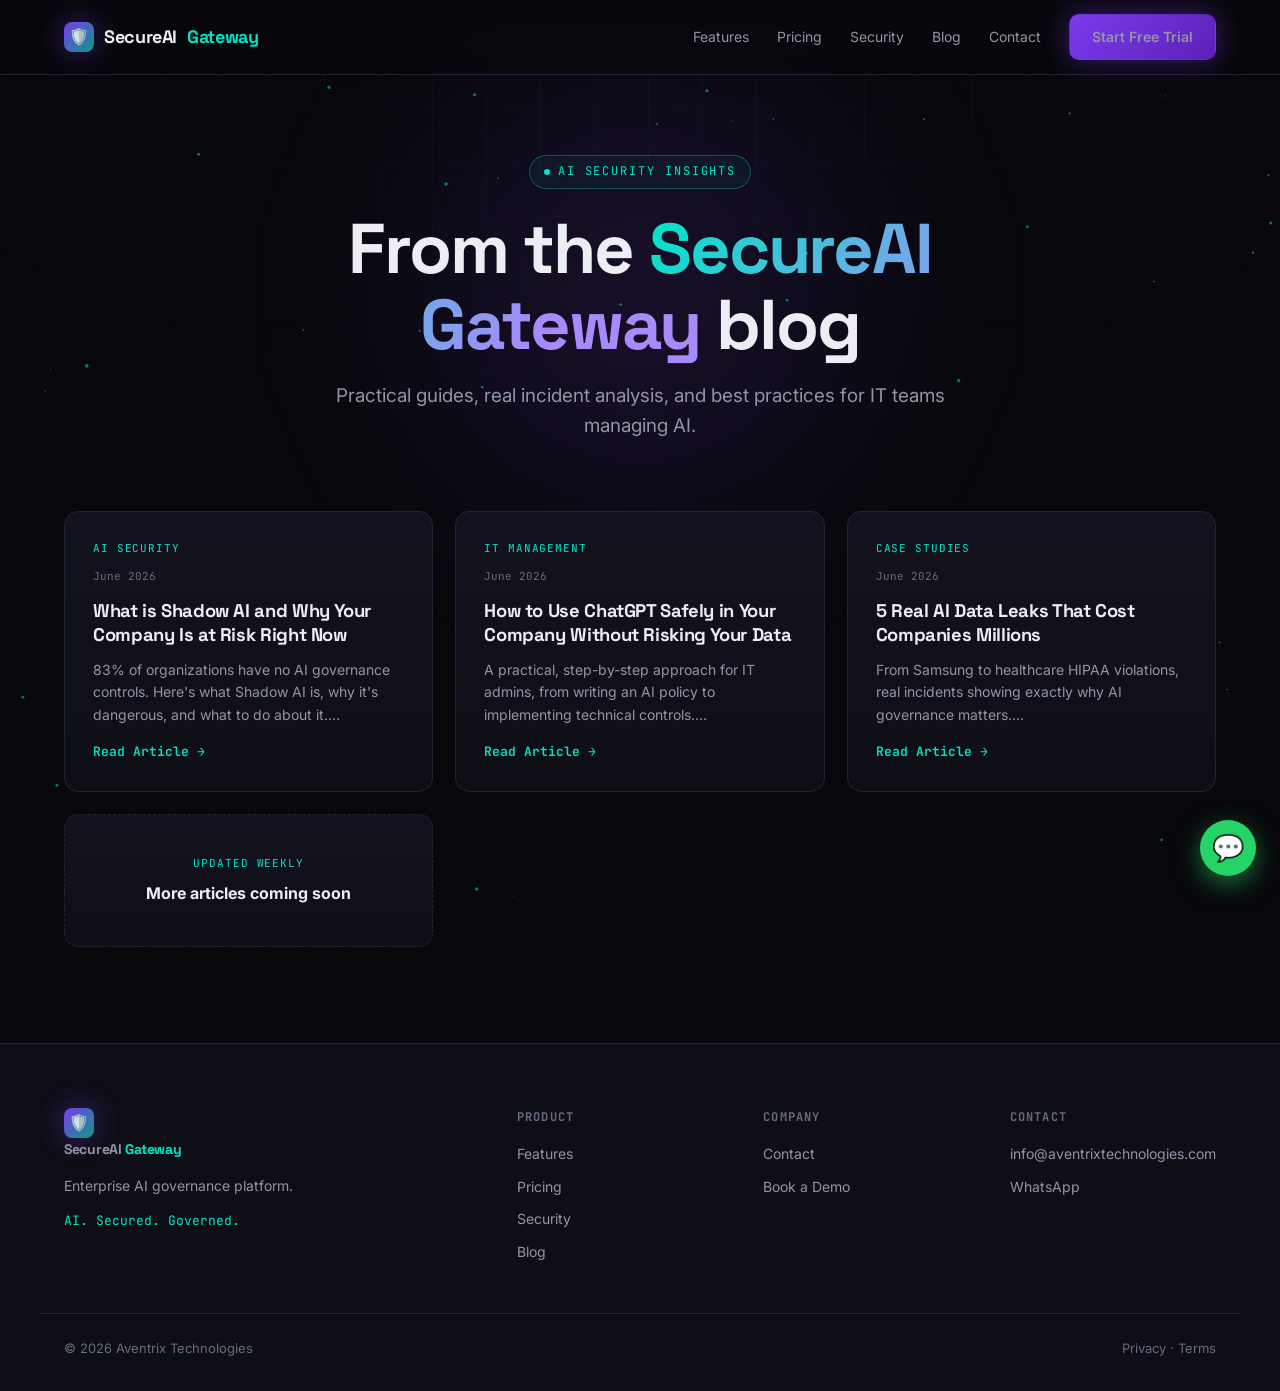
<file: blog.html>
<!DOCTYPE html>
<html lang="en">
<head>
<!-- Google Analytics (GA4) -->
<script async src="https://www.googletagmanager.com/gtag/js?id=G-6WXHZ5JXLF"></script>
<script>
  window.dataLayer = window.dataLayer || [];
  function gtag(){dataLayer.push(arguments);}
  gtag('js', new Date());
  gtag('config', 'G-6WXHZ5JXLF');
</script>

<meta charset="UTF-8">
<meta name="viewport" content="width=device-width,initial-scale=1">
<title>AI Security Blog: DLP, Governance and Compliance | SecureAI Gateway</title>
<meta name="description" content="Practical guides, real incident analysis, and best practices for IT teams managing AI usage, data loss prevention, and compliance.">
<meta name="robots" content="index, follow, max-image-preview:large">
<link rel="canonical" href="https://aventrixtechnologies.com/blog">
<meta property="og:type" content="website">
<meta property="og:site_name" content="SecureAI Gateway">
<meta property="og:title" content="SecureAI Gateway Blog: AI Security Insights">
<meta property="og:description" content="Practical guides, real incident analysis, and best practices for IT teams managing AI usage, data loss prevention, and compliance.">
<meta property="og:url" content="https://aventrixtechnologies.com/blog">
<meta property="og:image" content="https://aventrixtechnologies.com/images/secureai-logo-email.png">
<meta name="twitter:card" content="summary_large_image">
<meta name="twitter:title" content="SecureAI Gateway Blog: AI Security Insights">
<meta name="twitter:description" content="Practical guides, real incident analysis, and best practices for IT teams managing AI usage, data loss prevention, and compliance.">
<meta name="twitter:image" content="https://aventrixtechnologies.com/images/secureai-logo-email.png">
<script type="application/ld+json">
{
  "@context": "https://schema.org",
  "@type": "Blog",
  "name": "SecureAI Gateway Blog",
  "url": "https://aventrixtechnologies.com/blog",
  "description": "AI security, DLP, and governance insights for IT teams.",
  "publisher": { "@type": "Organization", "name": "Aventrix Technologies" }
}
</script>
<link rel="preconnect" href="https://fonts.googleapis.com">
<link rel="preconnect" href="https://fonts.gstatic.com" crossorigin>
<link href="https://fonts.googleapis.com/css2?family=Space+Grotesk:wght@400;500;600;700&family=Inter:wght@400;500;600&family=JetBrains+Mono:wght@400;500&display=swap" rel="stylesheet">
<link rel="stylesheet" href="style.css">
<style>
.page-hero { padding: 80px 0 50px; text-align: center; }
.page-hero h1 { margin: 22px auto 18px; max-width: 18ch; }
.page-hero .lead { margin: 0 auto; }

.posts { display: grid; grid-template-columns: repeat(3,1fr); gap: 22px; }
.post {
  background: linear-gradient(180deg,var(--panel),var(--bg-2));
  border: 1px solid var(--line); border-radius: var(--radius);
  padding: 28px; cursor: pointer; position: relative; overflow: hidden;
  transition: transform .3s, border-color .3s, box-shadow .3s; display: flex; flex-direction: column;
}
.post:hover { transform: translateY(-6px); border-color: rgba(0,229,199,0.4); box-shadow: 0 18px 40px rgba(0,0,0,0.4), var(--glow-cyan); }
.post .cat { font-family: var(--font-mono); font-size: 11px; text-transform: uppercase; letter-spacing: .08em; color: var(--cyan); margin-bottom: 10px; }
.post .date { font-family: var(--font-mono); font-size: 11px; color: var(--muted-2); margin-bottom: 14px; }
.post h3 { font-size: 1.15rem; line-height: 1.3; margin-bottom: 12px; }
.post p { color: var(--muted); font-size: 14px; flex-grow: 1; }
.post .read { margin-top: 16px; color: var(--cyan); font-size: 13px; font-weight: 600; font-family: var(--font-mono); }

.loading { text-align: center; padding: 60px; color: var(--muted); font-family: var(--font-mono); font-size: 14px; }
.soon { border: 1px dashed var(--line); display: grid; place-items: center; text-align: center; padding: 40px; color: var(--muted-2); }
.soon .tag { font-family: var(--font-mono); font-size: 11px; color: var(--cyan); text-transform: uppercase; letter-spacing: .08em; margin-bottom: 8px; }

/* Article modal */
.modal { position: fixed; inset: 0; z-index: 200; background: rgba(4,4,8,0.85); backdrop-filter: blur(8px); display: none; align-items: flex-start; justify-content: center; padding: 60px 20px; overflow-y: auto; }
.modal.open { display: flex; }
.article { max-width: 760px; width: 100%; background: var(--panel); border: 1px solid var(--line); border-radius: 18px; padding: 44px; }
.article .close { float: right; background: none; border: 1px solid var(--line); color: var(--muted); width: 36px; height: 36px; border-radius: 8px; cursor: pointer; font-size: 18px; }
.article .close:hover { border-color: var(--cyan); color: var(--cyan); }
.article h2 { font-size: 1.8rem; margin: 8px 0 16px; }
.article .meta { font-family: var(--font-mono); font-size: 12px; color: var(--cyan); margin-bottom: 24px; }
.article .body { color: var(--muted); font-size: 15px; line-height: 1.8; }
.article .body p { margin-bottom: 16px; }
.article .body h2, .article .body h3 { color: var(--text); font-family: var(--font-display); margin: 28px 0 12px; }
.article .body h3 { font-size: 1.25rem; }
.article .body ul { margin: 12px 0 16px 20px; }
.article .body li { margin-bottom: 6px; }
.article .body strong { color: var(--text); }
.article .body a { color: var(--cyan); }

@media (max-width:880px){ .posts{ grid-template-columns:1fr; } }
</style>
</head>
<body>
<canvas id="particles"></canvas>

<nav class="nav"><div class="nav-inner">
  <a href="index.html" class="brand"><span class="mark">🛡️</span> SecureAI <span class="by">Gateway</span></a>
  <div class="nav-links">
    <a href="features.html">Features</a><a href="pricing.html">Pricing</a><a href="security.html">Security</a>
    <a href="blog.html">Blog</a><a href="contact.html">Contact</a>
    <a href="contact.html" class="btn btn-primary">Start Free Trial</a>
  </div>
  <button class="nav-toggle" aria-label="Menu">☰</button>
</div></nav>

<header class="page-hero wrap">
  <span class="eyebrow reveal in">AI Security Insights</span>
  <h1 class="reveal in">From the <span class="grad-text">SecureAI Gateway</span> blog</h1>
  <p class="lead reveal in d1">Practical guides, real incident analysis, and best practices for IT teams managing AI.</p>
</header>

<section style="padding-top:20px;">
  <div class="wrap">
    <div class="posts" id="posts">
      <div class="loading">Loading latest articles…</div>
    </div>
  </div>
</section>

<div class="modal" id="modal">
  <div class="article">
    <button class="close" id="modalClose">✕</button>
    <div class="meta" id="artMeta"></div>
    <h2 id="artTitle"></h2>
    <div class="body" id="artBody"></div>
  </div>
</div>

<footer class="footer">
  <div class="wrap footer-grid">
    <div>
      <a href="index.html" class="brand"><span class="mark">🛡️</span> SecureAI <span class="by">Gateway</span></a>
      <p class="tagline">Enterprise AI governance platform.</p>
      <p class="sig">AI. Secured. Governed.</p>
    </div>
    <div><h4>Product</h4><a href="features.html">Features</a><a href="pricing.html">Pricing</a><a href="security.html">Security</a><a href="blog.html">Blog</a></div>
    <div><h4>Company</h4><a href="contact.html">Contact</a><a href="https://calendly.com/aventrixtechnologies-info">Book a Demo</a></div>
    <div><h4>Contact</h4><a href="mailto:info@aventrixtechnologies.com">info@aventrixtechnologies.com</a><a href="https://wa.me/919104277272">WhatsApp</a></div>
  </div>
  <div class="footer-bottom"><span>© 2026 Aventrix Technologies</span><span>Privacy · Terms</span></div>
</footer>

<a href="https://wa.me/919104277272?text=Hi!%20I'd%20like%20to%20know%20more%20about%20SecureAI%20Gateway." class="wa-float" aria-label="WhatsApp">💬</a>
<script src="app.js"></script>
<script>
const API = "https://avebackend.onrender.com";
const postsEl = document.getElementById('posts');

// Fallback posts shown if backend has none yet / is cold-starting
const fallback = [
  { title: "What is Shadow AI and Why Your Company Is at Risk Right Now", keywords: "AI Security", content: "83% of organizations have no AI governance controls. Here's what Shadow AI is, why it's dangerous, and what to do about it.", created_at: "2026-06-01" },
  { title: "How to Use ChatGPT Safely in Your Company Without Risking Your Data", keywords: "IT Management", content: "A practical, step-by-step approach for IT admins, from writing an AI policy to implementing technical controls.", created_at: "2026-06-01" },
  { title: "5 Real AI Data Leaks That Cost Companies Millions", keywords: "Case Studies", content: "From Samsung to healthcare HIPAA violations, real incidents showing exactly why AI governance matters.", created_at: "2026-06-01" },
];

function fmtDate(s) {
  try { return new Date(s).toLocaleDateString('en-US', { month: 'long', year: 'numeric' }); }
  catch { return s; }
}
function stripMeta(txt){ return (txt||"").replace(/<!--META:[^>]*-->/,'').trim(); }
function excerpt(p) {
  if (p.meta_description) return p.meta_description;
  const c = stripMeta(p.content).replace(/[#*`>]/g,'');
  return c.slice(0, 140).trim() + "…";
}

function render(posts) {
  if (!posts.length) { postsEl.innerHTML = '<div class="loading">No articles yet. Check back soon.</div>'; return; }
  postsEl.innerHTML = '';
  posts.forEach((p, i) => {
    const el = document.createElement('div');
    el.className = 'post reveal';
    el.innerHTML = `
      <div class="cat">${(p.keywords || 'Insights').split(',')[0]}</div>
      <div class="date">${fmtDate(p.created_at)}</div>
      <h3>${p.title}</h3>
      <p>${excerpt(p)}</p>
      <div class="read">Read Article →</div>`;
    el.addEventListener('click', () => openArticle(p));
    postsEl.appendChild(el);
    requestAnimationFrame(() => el.classList.add('in'));
  });
  const soon = document.createElement('div');
  soon.className = 'post soon reveal in';
  soon.innerHTML = '<div><div class="tag">Updated weekly</div><strong style="color:var(--text)">More articles coming soon</strong></div>';
  postsEl.appendChild(soon);
}

function mdToHtml(md) {
  if (!md) return "";
  // Escape HTML first
  let h = md.replace(/&/g,'&amp;').replace(/</g,'&lt;').replace(/>/g,'&gt;');
  const lines = h.split('\n');
  let out = [], inList = false;
  for (let line of lines) {
    let t = line.trim();
    if (t.startsWith('## ')) { if(inList){out.push('</ul>');inList=false;} out.push('<h3>'+t.slice(3)+'</h3>'); }
    else if (t.startsWith('# ')) { if(inList){out.push('</ul>');inList=false;} out.push('<h2>'+t.slice(2)+'</h2>'); }
    else if (t.startsWith('- ')) { if(!inList){out.push('<ul>');inList=true;} out.push('<li>'+t.slice(2)+'</li>'); }
    else if (t === '') { if(inList){out.push('</ul>');inList=false;} }
    else { if(inList){out.push('</ul>');inList=false;} out.push('<p>'+t+'</p>'); }
  }
  if(inList) out.push('</ul>');
  h = out.join('\n');
  // bold **text** and links [text](url)
  h = h.replace(/\*\*(.+?)\*\*/g, '<strong>$1</strong>');
  h = h.replace(/\[([^\]]+)\]\(([^)]+)\)/g, '<a href="$2" target="_blank" rel="noreferrer">$1</a>');
  return h;
}

function openArticle(p) {
  document.getElementById('artMeta').textContent = `${(p.keywords||'Insights').split(',')[0]} · ${fmtDate(p.created_at)}`;
  document.getElementById('artTitle').textContent = p.title;
  document.getElementById('artBody').innerHTML = mdToHtml(stripMeta(p.content) || '');
  document.getElementById('modal').classList.add('open');
}
document.getElementById('modalClose').addEventListener('click', () => document.getElementById('modal').classList.remove('open'));
document.getElementById('modal').addEventListener('click', (e) => { if (e.target.id === 'modal') document.getElementById('modal').classList.remove('open'); });

(async function load() {
  try {
    const r = await fetch(`${API}/api/blog/posts`);
    const data = await r.json();
    const published = Array.isArray(data) ? data.filter(p => p.status !== 'draft') : [];
    render(published.length ? published : fallback);
  } catch (e) {
    render(fallback);
  }
})();
</script>
</body>
</html>
</file>
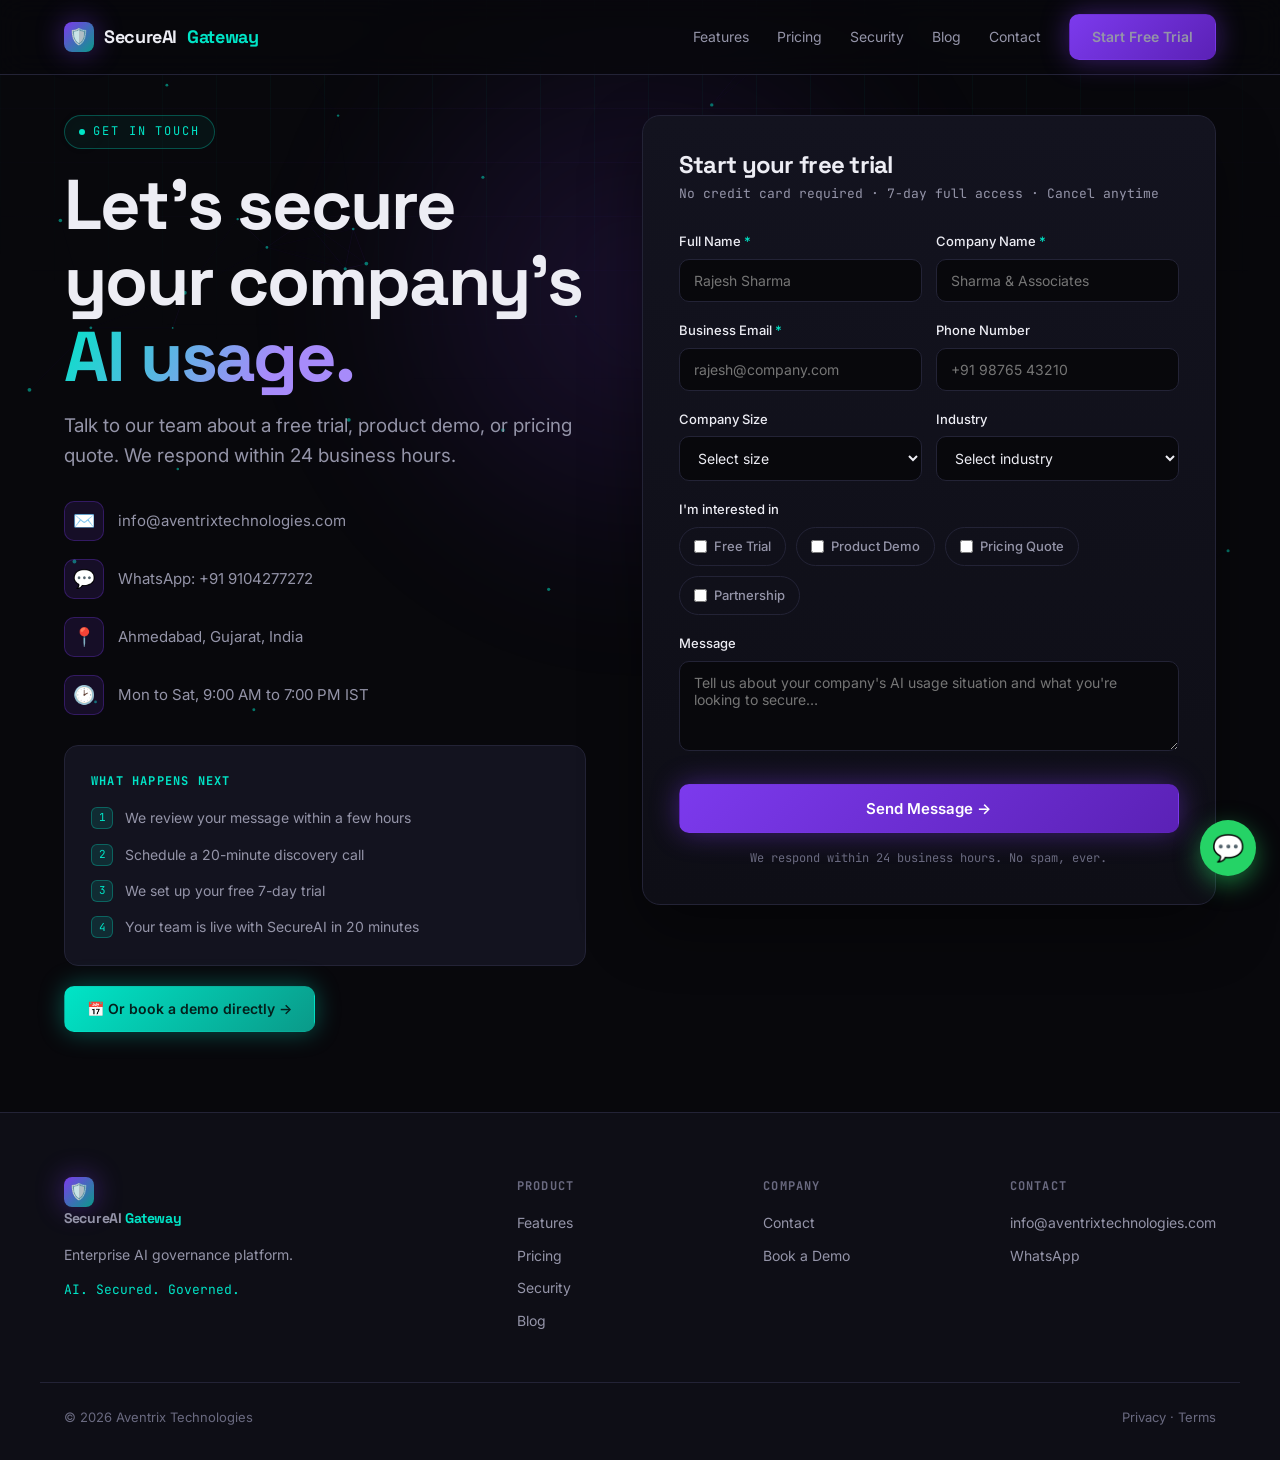
<file: contact.html>
<!DOCTYPE html>
<html lang="en">
<head>
<!-- Google Analytics (GA4) -->
<script async src="https://www.googletagmanager.com/gtag/js?id=G-6WXHZ5JXLF"></script>
<script>
  window.dataLayer = window.dataLayer || [];
  function gtag(){dataLayer.push(arguments);}
  gtag('js', new Date());
  gtag('config', 'G-6WXHZ5JXLF');
</script>

<meta charset="UTF-8">
<meta name="viewport" content="width=device-width,initial-scale=1">
<title>Contact and Free Trial: SecureAI Gateway | Aventrix Technologies</title>
<meta name="description" content="Talk to the SecureAI Gateway team about a free trial, demo, or pricing quote. Based in Ahmedabad, India. We respond within 24 business hours.">
<meta name="robots" content="index, follow, max-image-preview:large">
<link rel="canonical" href="https://aventrixtechnologies.com/contact">
<meta property="og:type" content="website">
<meta property="og:site_name" content="SecureAI Gateway">
<meta property="og:title" content="Contact SecureAI Gateway: Start Your Free Trial">
<meta property="og:description" content="Talk to the SecureAI Gateway team about a free trial, demo, or pricing quote. Based in Ahmedabad, India. We respond within 24 business hours.">
<meta property="og:url" content="https://aventrixtechnologies.com/contact">
<meta property="og:image" content="https://aventrixtechnologies.com/images/secureai-logo-email.png">
<meta name="twitter:card" content="summary_large_image">
<meta name="twitter:title" content="Contact SecureAI Gateway: Start Your Free Trial">
<meta name="twitter:description" content="Talk to the SecureAI Gateway team about a free trial, demo, or pricing quote. Based in Ahmedabad, India. We respond within 24 business hours.">
<meta name="twitter:image" content="https://aventrixtechnologies.com/images/secureai-logo-email.png">
<script type="application/ld+json">
{
  "@context": "https://schema.org",
  "@type": "ContactPage",
  "name": "Contact SecureAI Gateway",
  "url": "https://aventrixtechnologies.com/contact",
  "description": "Contact Aventrix Technologies about SecureAI Gateway.",
  "mainEntity": { "@type": "Organization", "name": "Aventrix Technologies", "email": "info@aventrixtechnologies.com", "address": {"@type":"PostalAddress","addressLocality":"Ahmedabad","addressRegion":"Gujarat","addressCountry":"IN"} }
}
</script>
<link rel="preconnect" href="https://fonts.googleapis.com">
<link rel="preconnect" href="https://fonts.gstatic.com" crossorigin>
<link href="https://fonts.googleapis.com/css2?family=Space+Grotesk:wght@400;500;600;700&family=Inter:wght@400;500;600&family=JetBrains+Mono:wght@400;500&display=swap" rel="stylesheet">
<link rel="stylesheet" href="style.css">
<style>
.contact-grid { display: grid; grid-template-columns: 1fr 1.1fr; gap: 56px; align-items: start; padding-top: 40px; }
.contact-grid h1 { margin: 18px 0 16px; }
.contact-info { margin: 30px 0; display: flex; flex-direction: column; gap: 18px; }
.contact-info a, .contact-info div { display: flex; align-items: center; gap: 14px; color: var(--muted); font-size: 15px; }
.contact-info .ic { width: 40px; height: 40px; display: grid; place-items: center; border-radius: 10px; background: rgba(124,58,237,0.12); border: 1px solid rgba(124,58,237,0.3); font-size: 18px; flex-shrink: 0; }
.contact-info a:hover { color: var(--cyan); }

.next-card { background: var(--panel); border: 1px solid var(--line); border-radius: var(--radius); padding: 26px; margin-top: 10px; }
.next-card h4 { font-family: var(--font-mono); font-size: 12px; text-transform: uppercase; letter-spacing: .1em; color: var(--cyan); margin-bottom: 16px; }
.next-card .step-row { display: flex; gap: 12px; align-items: flex-start; margin-bottom: 14px; font-size: 14px; color: var(--muted); }
.next-card .step-row:last-child { margin-bottom: 0; }
.next-card .num { width: 22px; height: 22px; flex-shrink: 0; display: grid; place-items: center; border-radius: 6px; background: rgba(0,229,199,0.12); border: 1px solid rgba(0,229,199,0.3); color: var(--cyan); font-family: var(--font-mono); font-size: 11px; }

.form-card { background: linear-gradient(180deg,var(--panel),var(--bg-2)); border: 1px solid var(--line); border-radius: 18px; padding: 36px; box-shadow: 0 24px 60px rgba(0,0,0,0.4); }
.form-card h2 { font-size: 1.5rem; margin-bottom: 6px; }
.form-card .sub { color: var(--muted); font-size: 13px; margin-bottom: 26px; font-family: var(--font-mono); }
.field { margin-bottom: 18px; }
.field label { display: block; font-size: 13px; color: var(--text); margin-bottom: 7px; font-weight: 500; }
.field label .req { color: var(--cyan); }
.field input, .field select, .field textarea {
  width: 100%; background: var(--bg); border: 1px solid var(--line); border-radius: 10px;
  padding: 12px 14px; color: var(--text); font-family: var(--font-body); font-size: 14px; transition: border-color .2s, box-shadow .2s;
}
.field input:focus, .field select:focus, .field textarea:focus { outline: none; border-color: var(--cyan); box-shadow: 0 0 0 3px rgba(0,229,199,0.12); }
.field textarea { resize: vertical; min-height: 90px; }
.field-row { display: grid; grid-template-columns: 1fr 1fr; gap: 14px; }
.interests { display: flex; flex-wrap: wrap; gap: 10px; margin-top: 4px; }
.interests label { display: inline-flex; align-items: center; gap: 7px; font-size: 13px; color: var(--muted); padding: 8px 14px; border: 1px solid var(--line); border-radius: 100px; cursor: pointer; transition: all .2s; margin-bottom: 0; }
.interests label:hover { border-color: var(--cyan); color: var(--text); }
.interests input { width: auto; accent-color: var(--cyan); }
.interests input:checked + span { color: var(--cyan); }
.submit-btn { width: 100%; justify-content: center; margin-top: 8px; font-size: 15px; padding: 14px; }
.form-note { text-align: center; font-size: 12px; color: var(--muted-2); margin-top: 16px; font-family: var(--font-mono); }
.form-msg { padding: 14px; border-radius: 10px; margin-top: 14px; font-size: 14px; text-align: center; display: none; }
.form-msg.ok { display: block; background: rgba(0,229,199,0.1); border: 1px solid rgba(0,229,199,0.3); color: var(--cyan); }
.form-msg.err { display: block; background: rgba(255,77,109,0.1); border: 1px solid rgba(255,77,109,0.3); color: var(--red); }

@media (max-width:880px){ .contact-grid{ grid-template-columns:1fr; gap:32px; } .field-row{ grid-template-columns:1fr; } }
</style>
</head>
<body>
<canvas id="particles"></canvas>

<nav class="nav"><div class="nav-inner">
  <a href="index.html" class="brand"><span class="mark">🛡️</span> SecureAI <span class="by">Gateway</span></a>
  <div class="nav-links">
    <a href="features.html">Features</a><a href="pricing.html">Pricing</a><a href="security.html">Security</a>
    <a href="blog.html">Blog</a><a href="contact.html">Contact</a>
    <a href="contact.html" class="btn btn-primary">Start Free Trial</a>
  </div>
  <button class="nav-toggle" aria-label="Menu">☰</button>
</div></nav>

<section class="wrap">
  <div class="contact-grid">
    <div class="reveal in">
      <span class="eyebrow">Get in Touch</span>
      <h1>Let's secure your company's <span class="grad-text">AI usage.</span></h1>
      <p class="lead">Talk to our team about a free trial, product demo, or pricing quote. We respond within 24 business hours.</p>
      <div class="contact-info">
        <a href="mailto:info@aventrixtechnologies.com"><span class="ic">✉️</span> info@aventrixtechnologies.com</a>
        <a href="https://wa.me/919104277272"><span class="ic">💬</span> WhatsApp: +91 9104277272</a>
        <div><span class="ic">📍</span> Ahmedabad, Gujarat, India</div>
        <div><span class="ic">🕑</span> Mon to Sat, 9:00 AM to 7:00 PM IST</div>
      </div>
      <div class="next-card">
        <h4>What happens next</h4>
        <div class="step-row"><span class="num">1</span> We review your message within a few hours</div>
        <div class="step-row"><span class="num">2</span> Schedule a 20-minute discovery call</div>
        <div class="step-row"><span class="num">3</span> We set up your free 7-day trial</div>
        <div class="step-row"><span class="num">4</span> Your team is live with SecureAI in 20 minutes</div>
      </div>
      <a href="https://calendly.com/aventrixtechnologies-info" class="btn btn-cyan" style="margin-top:20px;">📅 Or book a demo directly →</a>
    </div>

    <div class="form-card reveal in d1">
      <h2>Start your free trial</h2>
      <p class="sub">No credit card required · 7-day full access · Cancel anytime</p>
      <div id="contactForm">
        <div class="field-row">
          <div class="field"><label>Full Name <span class="req">*</span></label><input id="f-name" type="text" placeholder="Rajesh Sharma" required></div>
          <div class="field"><label>Company Name <span class="req">*</span></label><input id="f-company" type="text" placeholder="Sharma & Associates" required></div>
        </div>
        <div class="field-row">
          <div class="field"><label>Business Email <span class="req">*</span></label><input id="f-email" type="email" placeholder="rajesh@company.com" required></div>
          <div class="field"><label>Phone Number</label><input id="f-phone" type="tel" placeholder="+91 98765 43210"></div>
        </div>
        <div class="field-row">
          <div class="field"><label>Company Size</label><select id="f-size"><option value="">Select size</option><option>1 to 10</option><option>11 to 50</option><option>51 to 200</option><option>201 to 500</option><option>500+</option></select></div>
          <div class="field"><label>Industry</label><select id="f-industry"><option value="">Select industry</option><option>Legal</option><option>Healthcare</option><option>Finance</option><option>IT / MSP</option><option>Consulting</option><option>Manufacturing</option><option>Other</option></select></div>
        </div>
        <div class="field">
          <label>I'm interested in</label>
          <div class="interests">
            <label><input type="checkbox" class="f-interest" value="Free Trial"><span>Free Trial</span></label>
            <label><input type="checkbox" class="f-interest" value="Product Demo"><span>Product Demo</span></label>
            <label><input type="checkbox" class="f-interest" value="Pricing Quote"><span>Pricing Quote</span></label>
            <label><input type="checkbox" class="f-interest" value="Partnership"><span>Partnership</span></label>
          </div>
        </div>
        <div class="field"><label>Message</label><textarea id="f-message" placeholder="Tell us about your company's AI usage situation and what you're looking to secure…"></textarea></div>
        <button class="btn btn-primary submit-btn" id="f-submit">Send Message →</button>
        <div class="form-msg" id="f-result"></div>
        <p class="form-note">We respond within 24 business hours. No spam, ever.</p>
      </div>
    </div>
  </div>
</section>

<footer class="footer" style="margin-top:80px;">
  <div class="wrap footer-grid">
    <div>
      <a href="index.html" class="brand"><span class="mark">🛡️</span> SecureAI <span class="by">Gateway</span></a>
      <p class="tagline">Enterprise AI governance platform.</p>
      <p class="sig">AI. Secured. Governed.</p>
    </div>
    <div><h4>Product</h4><a href="features.html">Features</a><a href="pricing.html">Pricing</a><a href="security.html">Security</a><a href="blog.html">Blog</a></div>
    <div><h4>Company</h4><a href="contact.html">Contact</a><a href="https://calendly.com/aventrixtechnologies-info">Book a Demo</a></div>
    <div><h4>Contact</h4><a href="mailto:info@aventrixtechnologies.com">info@aventrixtechnologies.com</a><a href="https://wa.me/919104277272">WhatsApp</a></div>
  </div>
  <div class="footer-bottom"><span>© 2026 Aventrix Technologies</span><span>Privacy · Terms</span></div>
</footer>

<a href="https://wa.me/919104277272?text=Hi!%20I'd%20like%20to%20know%20more%20about%20SecureAI%20Gateway." class="wa-float" aria-label="WhatsApp">💬</a>
<script src="app.js"></script>
<script>
const API = "https://avebackend.onrender.com";
document.getElementById('f-submit').addEventListener('click', async () => {
  const btn = document.getElementById('f-submit');
  const result = document.getElementById('f-result');
  const name = document.getElementById('f-name').value.trim();
  const company = document.getElementById('f-company').value.trim();
  const email = document.getElementById('f-email').value.trim();
  if (!name || !company || !email) {
    result.className = 'form-msg err'; result.textContent = 'Please fill in your name, company, and email.';
    return;
  }
  const interests = Array.from(document.querySelectorAll('.f-interest:checked')).map(c => c.value).join(', ');
  const payload = {
    name, company, email,
    phone: document.getElementById('f-phone').value.trim(),
    company_size: document.getElementById('f-size').value,
    industry: document.getElementById('f-industry').value,
    interest: interests,
    message: document.getElementById('f-message').value.trim()
  };
  btn.textContent = 'Sending…'; btn.style.opacity = '0.7';
  try {
    const r = await fetch(`${API}/api/contact`, {
      method: 'POST', headers: {'Content-Type':'application/json'}, body: JSON.stringify(payload)
    });
    const d = await r.json();
    result.className = 'form-msg ok';
    result.textContent = d.message || 'Thank you! We will contact you within 24 hours.';
    document.querySelectorAll('#contactForm input, #contactForm select, #contactForm textarea').forEach(el => { if(el.type==='checkbox') el.checked=false; else el.value=''; });
  } catch (e) {
    result.className = 'form-msg ok';
    result.textContent = 'Thank you! We will contact you within 24 hours.';
  }
  btn.textContent = 'Send Message →'; btn.style.opacity = '1';
});
</script>
</body>
</html>
</file>
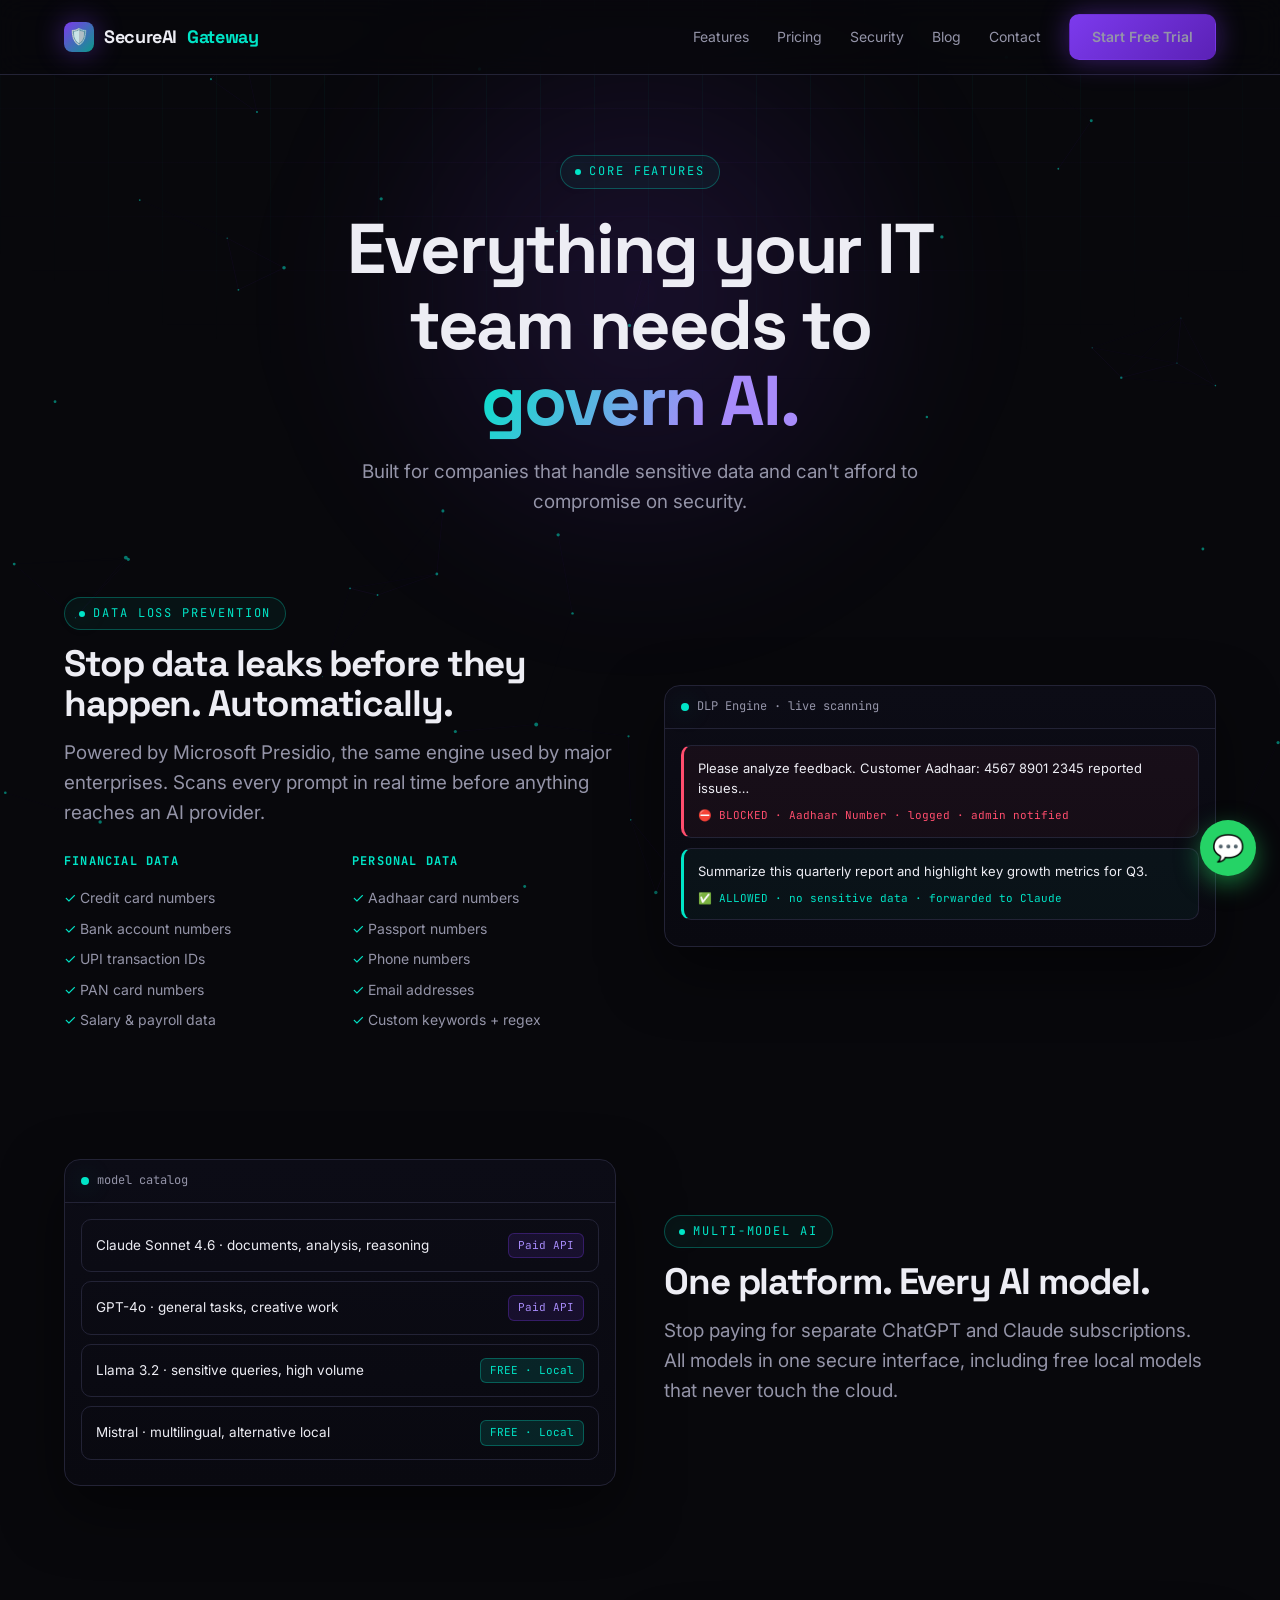
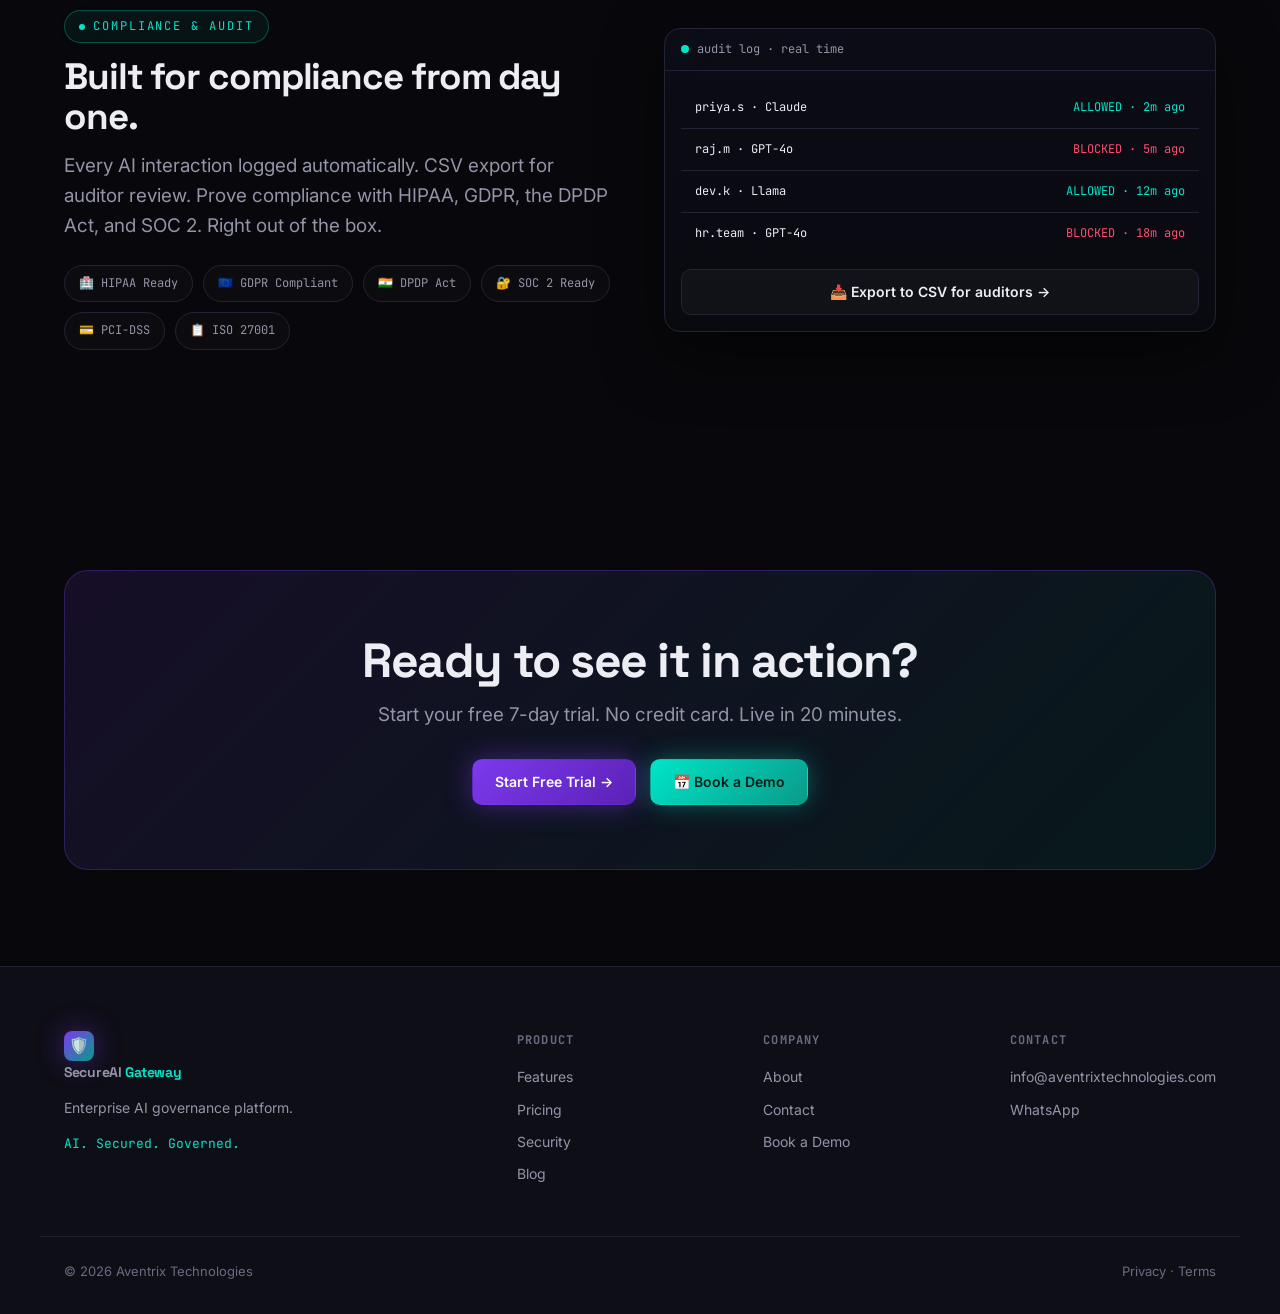
<file: features.html>
<!DOCTYPE html>
<html lang="en">
<head>
<!-- Google Analytics (GA4) -->
<script async src="https://www.googletagmanager.com/gtag/js?id=G-6WXHZ5JXLF"></script>
<script>
  window.dataLayer = window.dataLayer || [];
  function gtag(){dataLayer.push(arguments);}
  gtag('js', new Date());
  gtag('config', 'G-6WXHZ5JXLF');
</script>

<meta charset="UTF-8">
<meta name="viewport" content="width=device-width,initial-scale=1">
<title>Features: AI DLP, Multi-Model Access and Audit Logs | SecureAI Gateway</title>
<meta name="description" content="Real-time AI data loss prevention, Claude + GPT-4o + local models in one interface, and full audit logging. Everything IT needs to govern AI.">
<meta name="robots" content="index, follow, max-image-preview:large">
<link rel="canonical" href="https://aventrixtechnologies.com/features">
<meta property="og:type" content="website">
<meta property="og:site_name" content="SecureAI Gateway">
<meta property="og:title" content="SecureAI Gateway Features: DLP, Multi-Model AI and Compliance">
<meta property="og:description" content="Real-time AI data loss prevention, Claude + GPT-4o + local models in one interface, and full audit logging. Everything IT needs to govern AI.">
<meta property="og:url" content="https://aventrixtechnologies.com/features">
<meta property="og:image" content="https://aventrixtechnologies.com/images/secureai-logo-email.png">
<meta name="twitter:card" content="summary_large_image">
<meta name="twitter:title" content="SecureAI Gateway Features: DLP, Multi-Model AI and Compliance">
<meta name="twitter:description" content="Real-time AI data loss prevention, Claude + GPT-4o + local models in one interface, and full audit logging. Everything IT needs to govern AI.">
<meta name="twitter:image" content="https://aventrixtechnologies.com/images/secureai-logo-email.png">
<script type="application/ld+json">
{
  "@context": "https://schema.org",
  "@type": "WebPage",
  "name": "SecureAI Gateway Features",
  "url": "https://aventrixtechnologies.com/features",
  "description": "AI DLP, multi-model access, and audit logging features of SecureAI Gateway.",
  "isPartOf": { "@type": "WebSite", "name": "SecureAI Gateway", "url": "https://aventrixtechnologies.com/" }
}
</script>
<link rel="preconnect" href="https://fonts.googleapis.com">
<link rel="preconnect" href="https://fonts.gstatic.com" crossorigin>
<link href="https://fonts.googleapis.com/css2?family=Space+Grotesk:wght@400;500;600;700&family=Inter:wght@400;500;600&family=JetBrains+Mono:wght@400;500&display=swap" rel="stylesheet">
<link rel="stylesheet" href="style.css">
<style>
.page-hero { padding: 80px 0 40px; text-align: center; }
.page-hero h1 { margin: 22px auto 18px; max-width: 14ch; }
.page-hero .lead { margin: 0 auto; }

.feature-block { display: grid; grid-template-columns: 1fr 1fr; gap: 48px; align-items: center; margin-bottom: 28px; }
.feature-block.flip .copy { order: 2; }
.feature-block h2 { font-size: clamp(1.6rem,3vw,2.3rem); margin: 14px 0 14px; }
.feature-block p.lead { margin-bottom: 24px; }
.chip-cols { display: grid; grid-template-columns: 1fr 1fr; gap: 24px; }
.chip-cols h4 { font-family: var(--font-mono); font-size: 12px; text-transform: uppercase; letter-spacing: .1em; color: var(--cyan); margin-bottom: 12px; }
.chip-cols li { list-style: none; color: var(--muted); font-size: 14px; padding: 4px 0; }
.chip-cols li::before { content: "✓ "; color: var(--cyan); }

/* visual panels */
.panel { background: linear-gradient(180deg,#0C0C16,#090910); border: 1px solid var(--line); border-radius: 16px; overflow: hidden; box-shadow: 0 24px 60px rgba(0,0,0,0.5); }
.panel-bar { padding: 11px 16px; border-bottom: 1px solid var(--line); font-family: var(--font-mono); font-size: 12px; color: var(--muted); display:flex; align-items:center; gap:8px; }
.panel-bar::before { content:""; width:8px;height:8px;border-radius:50%;background:var(--cyan);box-shadow:var(--glow-cyan); }
.panel-body { padding: 16px; }
.scan-line { border:1px solid var(--line); border-radius:10px; padding:12px 14px; margin-bottom:10px; font-size:13px; }
.scan-line.bad { border-left:3px solid var(--red); background:rgba(255,77,109,0.05); }
.scan-line.good { border-left:3px solid var(--cyan); background:rgba(0,229,199,0.04); }
.scan-line .verdict { font-family:var(--font-mono); font-size:11px; margin-top:8px; }
.scan-line.bad .verdict { color:var(--red); } .scan-line.good .verdict { color:var(--cyan); }

.model-row { display:flex; justify-content:space-between; align-items:center; padding:13px 14px; border:1px solid var(--line); border-radius:10px; margin-bottom:9px; font-size:13.5px; }
.model-row .badge { font-family:var(--font-mono); font-size:11px; padding:3px 9px; border-radius:6px; }
.badge.free { background:rgba(0,229,199,0.12); color:var(--cyan); border:1px solid rgba(0,229,199,0.3); }
.badge.paid { background:rgba(124,58,237,0.12); color:var(--violet-lt); border:1px solid rgba(124,58,237,0.3); }

.comp-grid { display:flex; flex-wrap:wrap; gap:10px; }
.comp-grid span { font-family:var(--font-mono); font-size:12px; padding:8px 14px; border:1px solid var(--line); border-radius:100px; color:var(--muted); background:rgba(255,255,255,0.02); }

.audit-row { display:flex; justify-content:space-between; padding:11px 14px; border-bottom:1px solid var(--line); font-family:var(--font-mono); font-size:12px; }
.audit-row .ok { color:var(--cyan); } .audit-row .no { color:var(--red); }

@media (max-width: 880px){ .feature-block, .feature-block.flip .copy { grid-template-columns:1fr; order:0; } .chip-cols{ grid-template-columns:1fr 1fr; } }
</style>
</head>
<body>
<canvas id="particles"></canvas>

<nav class="nav"><div class="nav-inner">
  <a href="index.html" class="brand"><span class="mark">🛡️</span> SecureAI <span class="by">Gateway</span></a>
  <div class="nav-links">
    <a href="features.html">Features</a><a href="pricing.html">Pricing</a><a href="security.html">Security</a>
    <a href="blog.html">Blog</a><a href="contact.html">Contact</a>
    <a href="contact.html" class="btn btn-primary">Start Free Trial</a>
  </div>
  <button class="nav-toggle" aria-label="Menu">☰</button>
</div></nav>

<header class="page-hero wrap">
  <span class="eyebrow reveal in">Core Features</span>
  <h1 class="reveal in">Everything your IT team needs to <span class="grad-text">govern AI.</span></h1>
  <p class="lead reveal in d1">Built for companies that handle sensitive data and can't afford to compromise on security.</p>
</header>

<!-- DLP -->
<section style="padding-top:40px;">
  <div class="wrap">
    <div class="feature-block">
      <div class="copy reveal">
        <span class="eyebrow">Data Loss Prevention</span>
        <h2>Stop data leaks before they happen. Automatically.</h2>
        <p class="lead">Powered by Microsoft Presidio, the same engine used by major enterprises. Scans every prompt in real time before anything reaches an AI provider.</p>
        <div class="chip-cols">
          <div><h4>Financial Data</h4><ul><li>Credit card numbers</li><li>Bank account numbers</li><li>UPI transaction IDs</li><li>PAN card numbers</li><li>Salary & payroll data</li></ul></div>
          <div><h4>Personal Data</h4><ul><li>Aadhaar card numbers</li><li>Passport numbers</li><li>Phone numbers</li><li>Email addresses</li><li>Custom keywords + regex</li></ul></div>
        </div>
      </div>
      <div class="reveal d2">
        <div class="panel">
          <div class="panel-bar">DLP Engine · live scanning</div>
          <div class="panel-body">
            <div class="scan-line bad">Please analyze feedback. Customer Aadhaar: 4567 8901 2345 reported issues…<div class="verdict">⛔ BLOCKED · Aadhaar Number · logged · admin notified</div></div>
            <div class="scan-line good">Summarize this quarterly report and highlight key growth metrics for Q3.<div class="verdict">✅ ALLOWED · no sensitive data · forwarded to Claude</div></div>
          </div>
        </div>
      </div>
    </div>
  </div>
</section>

<!-- MULTI MODEL -->
<section style="padding-top:0;">
  <div class="wrap">
    <div class="feature-block flip">
      <div class="copy reveal">
        <span class="eyebrow">Multi-Model AI</span>
        <h2>One platform. Every AI model.</h2>
        <p class="lead">Stop paying for separate ChatGPT and Claude subscriptions. All models in one secure interface, including free local models that never touch the cloud.</p>
      </div>
      <div class="reveal d2">
        <div class="panel">
          <div class="panel-bar">model catalog</div>
          <div class="panel-body">
            <div class="model-row"><span>Claude Sonnet 4.6 · documents, analysis, reasoning</span><span class="badge paid">Paid API</span></div>
            <div class="model-row"><span>GPT-4o · general tasks, creative work</span><span class="badge paid">Paid API</span></div>
            <div class="model-row"><span>Llama 3.2 · sensitive queries, high volume</span><span class="badge free">FREE · Local</span></div>
            <div class="model-row"><span>Mistral · multilingual, alternative local</span><span class="badge free">FREE · Local</span></div>
          </div>
        </div>
      </div>
    </div>
  </div>
</section>

<!-- COMPLIANCE -->
<section style="padding-top:0;">
  <div class="wrap">
    <div class="feature-block">
      <div class="copy reveal">
        <span class="eyebrow">Compliance & Audit</span>
        <h2>Built for compliance from day one.</h2>
        <p class="lead">Every AI interaction logged automatically. CSV export for auditor review. Prove compliance with HIPAA, GDPR, the DPDP Act, and SOC 2. Right out of the box.</p>
        <div class="comp-grid">
          <span>🏥 HIPAA Ready</span><span>🇪🇺 GDPR Compliant</span><span>🇮🇳 DPDP Act</span>
          <span>🔐 SOC 2 Ready</span><span>💳 PCI-DSS</span><span>📋 ISO 27001</span>
        </div>
      </div>
      <div class="reveal d2">
        <div class="panel">
          <div class="panel-bar">audit log · real time</div>
          <div class="panel-body">
            <div class="audit-row"><span>priya.s · Claude</span><span class="ok">ALLOWED · 2m ago</span></div>
            <div class="audit-row"><span>raj.m · GPT-4o</span><span class="no">BLOCKED · 5m ago</span></div>
            <div class="audit-row"><span>dev.k · Llama</span><span class="ok">ALLOWED · 12m ago</span></div>
            <div class="audit-row" style="border-bottom:0;"><span>hr.team · GPT-4o</span><span class="no">BLOCKED · 18m ago</span></div>
            <div style="margin-top:14px;"><a href="contact.html" class="btn btn-ghost" style="width:100%;justify-content:center;">📥 Export to CSV for auditors →</a></div>
          </div>
        </div>
      </div>
    </div>
  </div>
</section>

<!-- CTA -->
<section>
  <div class="wrap">
    <div class="cta-band reveal" style="text-align:center;background:linear-gradient(135deg,rgba(124,58,237,0.12),rgba(0,229,199,0.08));border:1px solid rgba(124,58,237,0.3);border-radius:24px;padding:64px 32px;">
      <h2>Ready to see it in action?</h2>
      <p class="lead" style="margin:14px auto 28px;">Start your free 7-day trial. No credit card. Live in 20 minutes.</p>
      <div style="display:flex;gap:14px;justify-content:center;flex-wrap:wrap;">
        <a href="contact.html" class="btn btn-primary">Start Free Trial →</a>
        <a href="https://calendly.com/aventrixtechnologies-info" class="btn btn-cyan">📅 Book a Demo</a>
      </div>
    </div>
  </div>
</section>

<footer class="footer">
  <div class="wrap footer-grid">
    <div>
      <a href="index.html" class="brand"><span class="mark">🛡️</span> SecureAI <span class="by">Gateway</span></a>
      <p class="tagline">Enterprise AI governance platform.</p>
      <p class="sig">AI. Secured. Governed.</p>
    </div>
    <div><h4>Product</h4><a href="features.html">Features</a><a href="pricing.html">Pricing</a><a href="security.html">Security</a><a href="blog.html">Blog</a></div>
    <div><h4>Company</h4><a href="contact.html">About</a><a href="contact.html">Contact</a><a href="https://calendly.com/aventrixtechnologies-info">Book a Demo</a></div>
    <div><h4>Contact</h4><a href="mailto:info@aventrixtechnologies.com">info@aventrixtechnologies.com</a><a href="https://wa.me/919104277272">WhatsApp</a></div>
  </div>
  <div class="footer-bottom"><span>© 2026 Aventrix Technologies</span><span>Privacy · Terms</span></div>
</footer>

<a href="https://wa.me/919104277272?text=Hi!%20I'd%20like%20to%20know%20more%20about%20SecureAI%20Gateway." class="wa-float" aria-label="WhatsApp">💬</a>
<script src="app.js"></script>
</body>
</html>
</file>
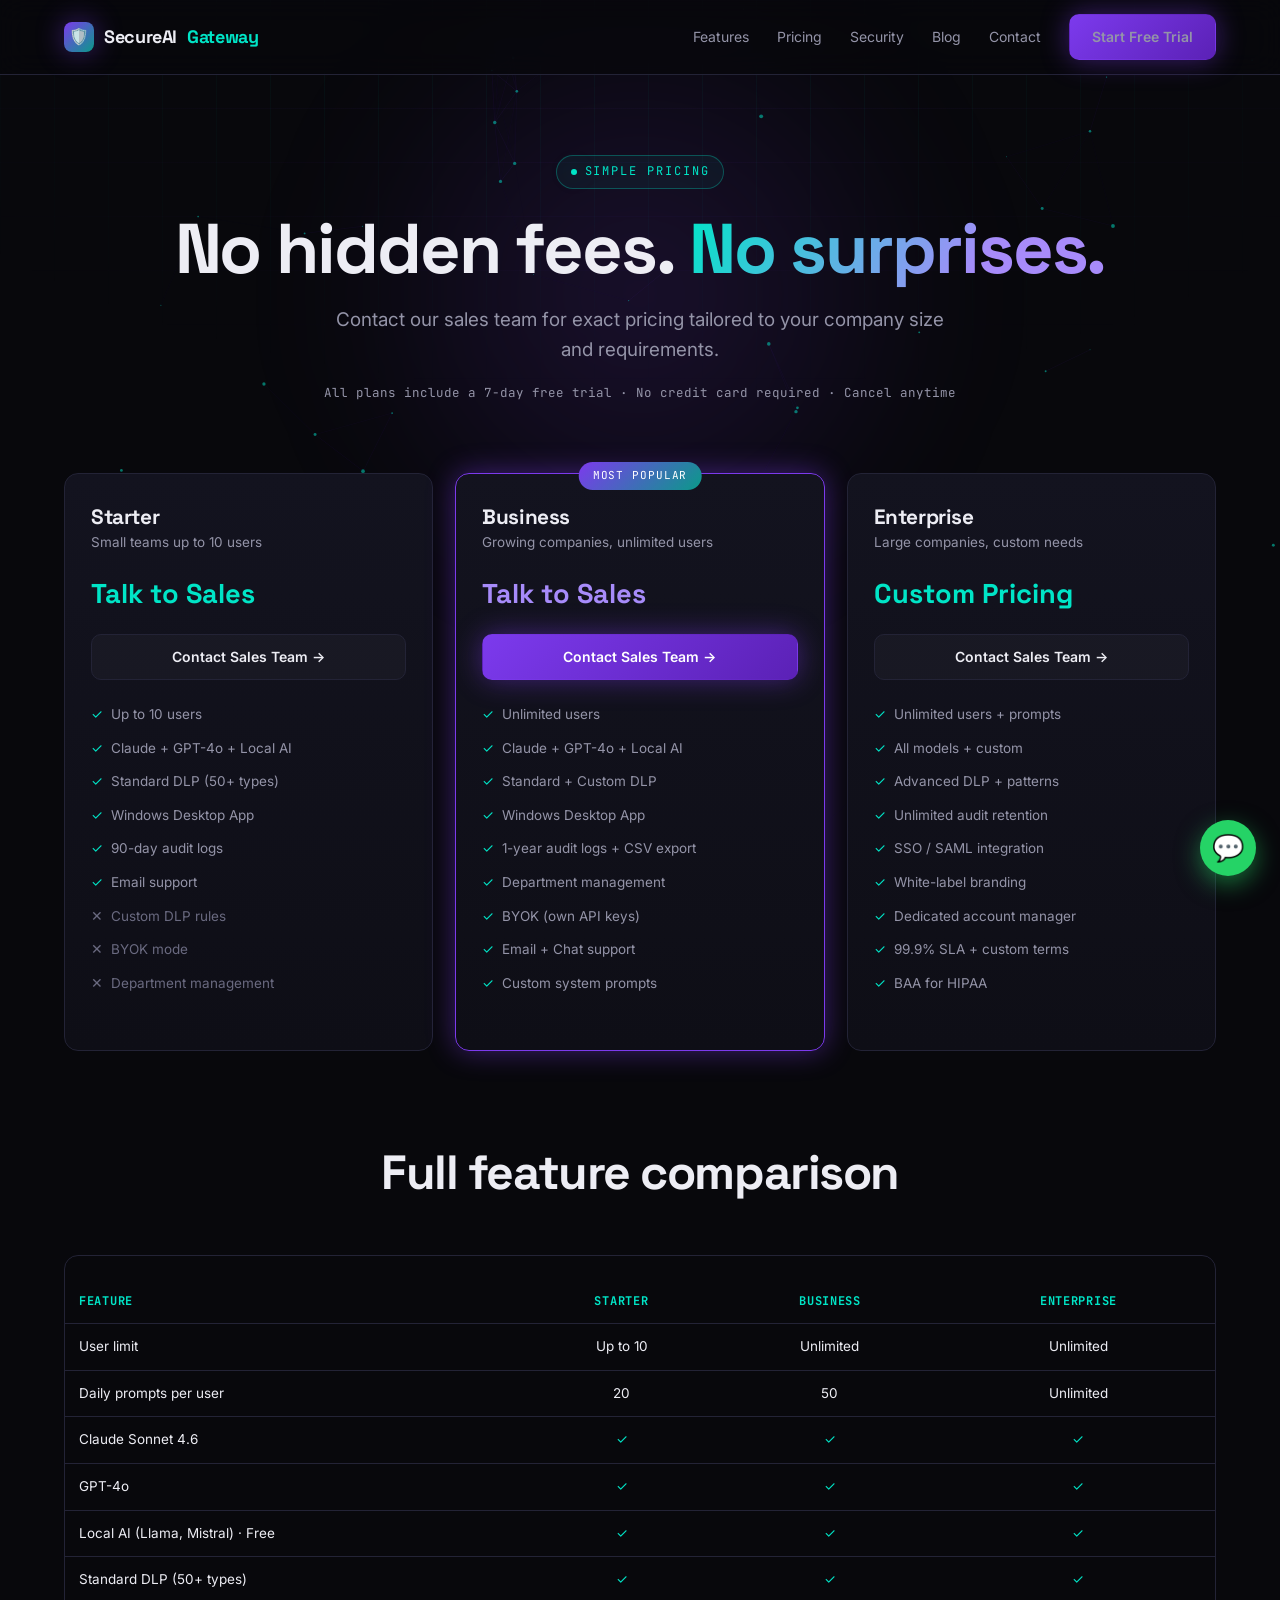
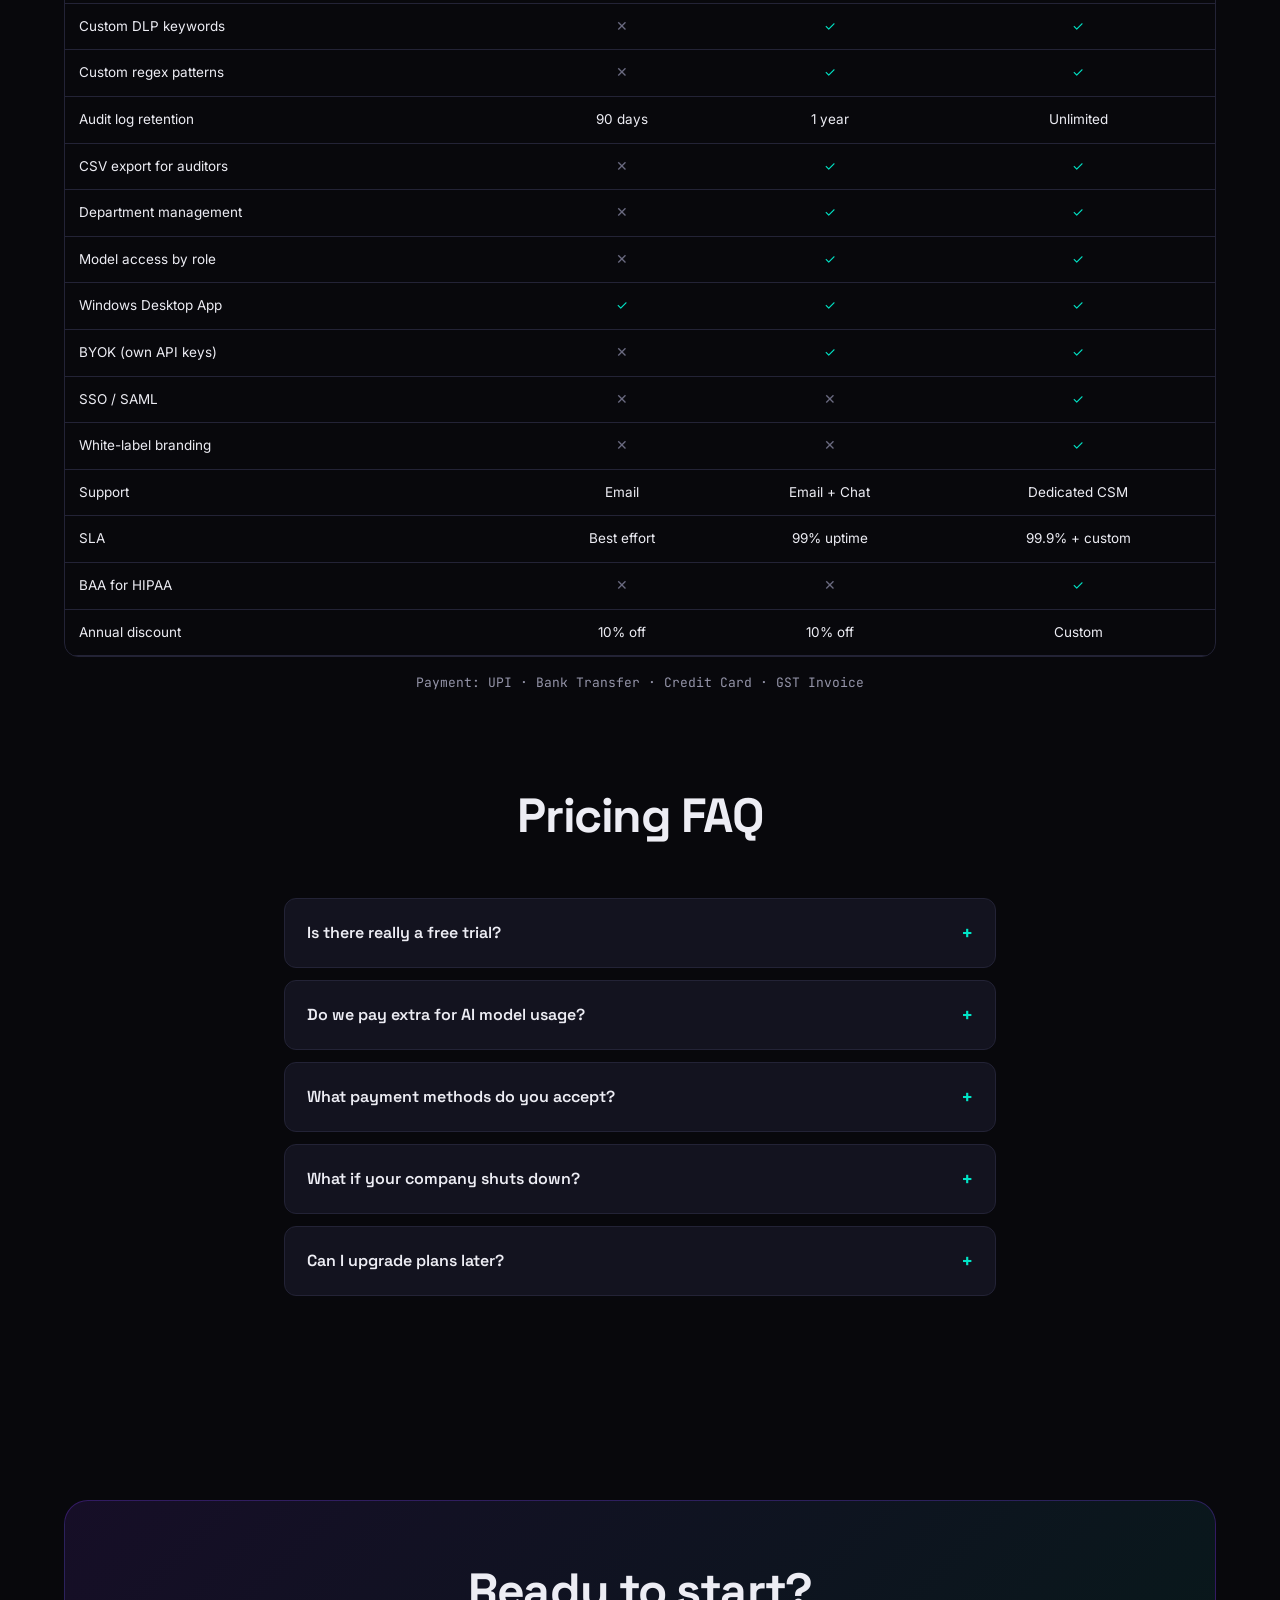
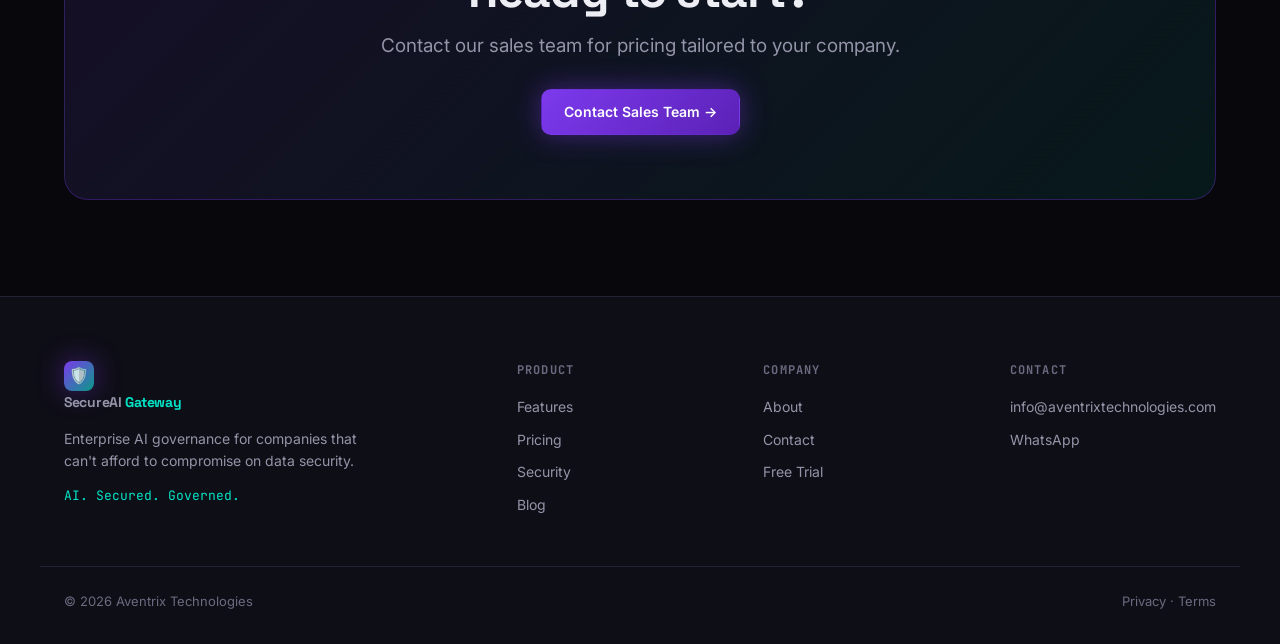
<file: pricing.html>
<!DOCTYPE html>
<html lang="en">
<head>
<!-- Google Analytics (GA4) -->
<script async src="https://www.googletagmanager.com/gtag/js?id=G-6WXHZ5JXLF"></script>
<script>
  window.dataLayer = window.dataLayer || [];
  function gtag(){dataLayer.push(arguments);}
  gtag('js', new Date());
  gtag('config', 'G-6WXHZ5JXLF');
</script>

<meta charset="UTF-8">
<meta name="viewport" content="width=device-width,initial-scale=1">
<title>Pricing: Starter, Business and Enterprise Plans | SecureAI Gateway</title>
<meta name="description" content="Simple, transparent pricing for SecureAI Gateway. Starter, Business, and Enterprise plans. 7-day free trial, no credit card required.">
<meta name="robots" content="index, follow, max-image-preview:large">
<link rel="canonical" href="https://aventrixtechnologies.com/pricing">
<meta property="og:type" content="website">
<meta property="og:site_name" content="SecureAI Gateway">
<meta property="og:title" content="SecureAI Gateway Pricing: Plans for Every Company Size">
<meta property="og:description" content="Simple, transparent pricing for SecureAI Gateway. Starter, Business, and Enterprise plans. 7-day free trial, no credit card required.">
<meta property="og:url" content="https://aventrixtechnologies.com/pricing">
<meta property="og:image" content="https://aventrixtechnologies.com/images/secureai-logo-email.png">
<meta name="twitter:card" content="summary_large_image">
<meta name="twitter:title" content="SecureAI Gateway Pricing: Plans for Every Company Size">
<meta name="twitter:description" content="Simple, transparent pricing for SecureAI Gateway. Starter, Business, and Enterprise plans. 7-day free trial, no credit card required.">
<meta name="twitter:image" content="https://aventrixtechnologies.com/images/secureai-logo-email.png">
<script type="application/ld+json">
{
  "@context": "https://schema.org",
  "@type": "FAQPage",
  "mainEntity": [
    {"@type":"Question","name":"Is there a free trial?","acceptedAnswer":{"@type":"Answer","text":"Yes, a 7-day free trial with all features. No credit card required."}},
    {"@type":"Question","name":"Do we pay extra for AI model usage?","acceptedAnswer":{"@type":"Answer","text":"Starter includes model costs. Business and Enterprise use your own API keys (BYOK). Local models like Llama and Mistral are always free."}},
    {"@type":"Question","name":"What payment methods do you accept?","acceptedAnswer":{"@type":"Answer","text":"Credit/debit card, UPI, and bank transfer. GST invoice provided for Indian businesses."}},
    {"@type":"Question","name":"Can I upgrade plans later?","acceptedAnswer":{"@type":"Answer","text":"Yes, anytime. Upgrades take effect immediately and pricing is prorated."}}
  ]
}
</script>
<link rel="preconnect" href="https://fonts.googleapis.com">
<link rel="preconnect" href="https://fonts.gstatic.com" crossorigin>
<link href="https://fonts.googleapis.com/css2?family=Space+Grotesk:wght@400;500;600;700&family=Inter:wght@400;500;600&family=JetBrains+Mono:wght@400;500&display=swap" rel="stylesheet">
<link rel="stylesheet" href="style.css">
<style>
.page-hero { padding: 80px 0 40px; text-align: center; }
.page-hero h1 { margin: 22px auto 18px; }
.page-hero .lead { margin: 0 auto; }
.page-hero .note { font-family: var(--font-mono); font-size: 12.5px; color: var(--muted); margin-top: 18px; }

.plans { display: grid; grid-template-columns: repeat(3,1fr); gap: 22px; align-items: start; }
.plan { background: linear-gradient(180deg,var(--panel),var(--bg-2)); border:1px solid var(--line); border-radius: var(--radius); padding: 32px 26px; position: relative; transition: transform .3s, border-color .3s, box-shadow .3s; }
.plan:hover { transform: translateY(-6px); border-color: rgba(124,58,237,0.4); box-shadow: 0 18px 44px rgba(0,0,0,0.4); }
.plan.featured { border-color: var(--violet); box-shadow: var(--glow-violet); }
.plan .pop { position:absolute; top:-12px; left:50%; transform:translateX(-50%); font-family:var(--font-mono); font-size:11px; letter-spacing:.08em; text-transform:uppercase; background:linear-gradient(135deg,var(--violet),var(--cyan-dim)); color:#fff; padding:5px 14px; border-radius:100px; }
.plan h3 { font-size:1.3rem; margin-bottom:4px; }
.plan .who { color:var(--muted); font-size:13.5px; margin-bottom:18px; }
.plan .price { font-family:var(--font-display); font-weight:700; font-size:1.7rem; margin-bottom:18px; color:var(--cyan); }
.plan .price.violet { color:var(--violet-lt); }
.plan ul { list-style:none; margin:18px 0; }
.plan li { font-size:13.5px; padding:6px 0; color:var(--muted); display:flex; gap:8px; }
.plan li.yes::before { content:"✓"; color:var(--cyan); } .plan li.no::before { content:"✕"; color:var(--muted-2); }
.plan li.no { color:var(--muted-2); }
.plan .btn { width:100%; justify-content:center; }

.cmp { width:100%; border-collapse:collapse; margin-top:24px; font-size:13.5px; }
.cmp th, .cmp td { padding:12px 14px; text-align:left; border-bottom:1px solid var(--line); }
.cmp th { font-family:var(--font-mono); font-size:12px; text-transform:uppercase; letter-spacing:.06em; color:var(--cyan); }
.cmp td:not(:first-child), .cmp th:not(:first-child) { text-align:center; }
.cmp tr:hover { background:rgba(255,255,255,0.02); }
.cmp .y { color:var(--cyan); } .cmp .n { color:var(--muted-2); }
.cmp-wrap { overflow-x:auto; border:1px solid var(--line); border-radius:var(--radius); }

.faq-item { border:1px solid var(--line); border-radius:12px; margin-bottom:12px; background:var(--panel); overflow:hidden; }
.faq-q { padding:18px 22px; cursor:pointer; display:flex; justify-content:space-between; align-items:center; font-weight:600; font-family:var(--font-display); font-size:1rem; }
.faq-q .pm { color:var(--cyan); font-size:20px; transition:transform .25s; }
.faq-item.open .pm { transform:rotate(45deg); }
.faq-a { max-height:0; overflow:hidden; transition:max-height .3s ease; color:var(--muted); font-size:14px; }
.faq-item.open .faq-a { max-height:200px; }
.faq-a p { padding:0 22px 18px; }

@media (max-width:880px){ .plans{ grid-template-columns:1fr; } }
</style>
</head>
<body>
<canvas id="particles"></canvas>

<nav class="nav"><div class="nav-inner">
  <a href="index.html" class="brand"><span class="mark">🛡️</span> SecureAI <span class="by">Gateway</span></a>
  <div class="nav-links">
    <a href="features.html">Features</a><a href="pricing.html">Pricing</a><a href="security.html">Security</a>
    <a href="blog.html">Blog</a><a href="contact.html">Contact</a>
    <a href="contact.html" class="btn btn-primary">Start Free Trial</a>
  </div>
  <button class="nav-toggle" aria-label="Menu">☰</button>
</div></nav>

<header class="page-hero wrap">
  <span class="eyebrow reveal in">Simple Pricing</span>
  <h1 class="reveal in">No hidden fees. <span class="grad-text">No surprises.</span></h1>
  <p class="lead reveal in d1">Contact our sales team for exact pricing tailored to your company size and requirements.</p>
  <p class="note reveal in d1">All plans include a 7-day free trial · No credit card required · Cancel anytime</p>
</header>

<section style="padding-top:30px;">
  <div class="wrap">
    <div class="plans">
      <div class="plan reveal">
        <h3>Starter</h3>
        <p class="who">Small teams up to 10 users</p>
        <p class="price">Talk to Sales</p>
        <a href="contact.html" class="btn btn-ghost">Contact Sales Team →</a>
        <ul>
          <li class="yes">Up to 10 users</li><li class="yes">Claude + GPT-4o + Local AI</li>
          <li class="yes">Standard DLP (50+ types)</li><li class="yes">Windows Desktop App</li>
          <li class="yes">90-day audit logs</li><li class="yes">Email support</li>
          <li class="no">Custom DLP rules</li><li class="no">BYOK mode</li><li class="no">Department management</li>
        </ul>
      </div>
      <div class="plan featured reveal d1">
        <span class="pop">Most Popular</span>
        <h3>Business</h3>
        <p class="who">Growing companies, unlimited users</p>
        <p class="price violet">Talk to Sales</p>
        <a href="contact.html" class="btn btn-primary">Contact Sales Team →</a>
        <ul>
          <li class="yes">Unlimited users</li><li class="yes">Claude + GPT-4o + Local AI</li>
          <li class="yes">Standard + Custom DLP</li><li class="yes">Windows Desktop App</li>
          <li class="yes">1-year audit logs + CSV export</li><li class="yes">Department management</li>
          <li class="yes">BYOK (own API keys)</li><li class="yes">Email + Chat support</li><li class="yes">Custom system prompts</li>
        </ul>
      </div>
      <div class="plan reveal d2">
        <h3>Enterprise</h3>
        <p class="who">Large companies, custom needs</p>
        <p class="price">Custom Pricing</p>
        <a href="contact.html" class="btn btn-ghost">Contact Sales Team →</a>
        <ul>
          <li class="yes">Unlimited users + prompts</li><li class="yes">All models + custom</li>
          <li class="yes">Advanced DLP + patterns</li><li class="yes">Unlimited audit retention</li>
          <li class="yes">SSO / SAML integration</li><li class="yes">White-label branding</li>
          <li class="yes">Dedicated account manager</li><li class="yes">99.9% SLA + custom terms</li><li class="yes">BAA for HIPAA</li>
        </ul>
      </div>
    </div>
  </div>
</section>

<section style="padding-top:0;">
  <div class="wrap">
    <div class="section-head reveal"><h2>Full feature comparison</h2></div>
    <div class="cmp-wrap reveal">
      <table class="cmp">
        <thead><tr><th>Feature</th><th>Starter</th><th>Business</th><th>Enterprise</th></tr></thead>
        <tbody>
          <tr><td>User limit</td><td>Up to 10</td><td>Unlimited</td><td>Unlimited</td></tr>
          <tr><td>Daily prompts per user</td><td>20</td><td>50</td><td>Unlimited</td></tr>
          <tr><td>Claude Sonnet 4.6</td><td class="y">✓</td><td class="y">✓</td><td class="y">✓</td></tr>
          <tr><td>GPT-4o</td><td class="y">✓</td><td class="y">✓</td><td class="y">✓</td></tr>
          <tr><td>Local AI (Llama, Mistral) · Free</td><td class="y">✓</td><td class="y">✓</td><td class="y">✓</td></tr>
          <tr><td>Standard DLP (50+ types)</td><td class="y">✓</td><td class="y">✓</td><td class="y">✓</td></tr>
          <tr><td>Custom DLP keywords</td><td class="n">✕</td><td class="y">✓</td><td class="y">✓</td></tr>
          <tr><td>Custom regex patterns</td><td class="n">✕</td><td class="y">✓</td><td class="y">✓</td></tr>
          <tr><td>Audit log retention</td><td>90 days</td><td>1 year</td><td>Unlimited</td></tr>
          <tr><td>CSV export for auditors</td><td class="n">✕</td><td class="y">✓</td><td class="y">✓</td></tr>
          <tr><td>Department management</td><td class="n">✕</td><td class="y">✓</td><td class="y">✓</td></tr>
          <tr><td>Model access by role</td><td class="n">✕</td><td class="y">✓</td><td class="y">✓</td></tr>
          <tr><td>Windows Desktop App</td><td class="y">✓</td><td class="y">✓</td><td class="y">✓</td></tr>
          <tr><td>BYOK (own API keys)</td><td class="n">✕</td><td class="y">✓</td><td class="y">✓</td></tr>
          <tr><td>SSO / SAML</td><td class="n">✕</td><td class="n">✕</td><td class="y">✓</td></tr>
          <tr><td>White-label branding</td><td class="n">✕</td><td class="n">✕</td><td class="y">✓</td></tr>
          <tr><td>Support</td><td>Email</td><td>Email + Chat</td><td>Dedicated CSM</td></tr>
          <tr><td>SLA</td><td>Best effort</td><td>99% uptime</td><td>99.9% + custom</td></tr>
          <tr><td>BAA for HIPAA</td><td class="n">✕</td><td class="n">✕</td><td class="y">✓</td></tr>
          <tr><td>Annual discount</td><td>10% off</td><td>10% off</td><td>Custom</td></tr>
        </tbody>
      </table>
    </div>
    <p style="text-align:center;color:var(--muted);font-size:13px;margin-top:16px;font-family:var(--font-mono);">Payment: UPI · Bank Transfer · Credit Card · GST Invoice</p>
  </div>
</section>

<section style="padding-top:0;">
  <div class="wrap" style="max-width:760px;">
    <div class="section-head reveal"><h2>Pricing FAQ</h2></div>
    <div class="reveal">
      <div class="faq-item"><div class="faq-q">Is there really a free trial?<span class="pm">+</span></div><div class="faq-a"><p>Yes, 7 full days with all features. No credit card required. 20 prompts/user/day during trial. Test with your real team before deciding.</p></div></div>
      <div class="faq-item"><div class="faq-q">Do we pay extra for AI model usage?<span class="pm">+</span></div><div class="faq-a"><p>Starter plan includes pool mode, with model costs included. Business and Enterprise plans use BYOK. You enter your own API keys and pay providers directly. Local models (Llama, Mistral) are always free.</p></div></div>
      <div class="faq-item"><div class="faq-q">What payment methods do you accept?<span class="pm">+</span></div><div class="faq-a"><p>Credit/debit card, UPI, bank transfer (NEFT/RTGS). Enterprise customers can use POs with net-30 terms. GST invoice provided for all Indian businesses.</p></div></div>
      <div class="faq-item"><div class="faq-q">What if your company shuts down?<span class="pm">+</span></div><div class="faq-a"><p>SecureAI Gateway runs on your own server, so your installation continues working regardless. You own your data. Enterprise customers can arrange source code escrow.</p></div></div>
      <div class="faq-item"><div class="faq-q">Can I upgrade plans later?<span class="pm">+</span></div><div class="faq-a"><p>Yes, anytime. Upgrades take effect immediately. Pricing is prorated for the remaining billing period.</p></div></div>
    </div>
  </div>
</section>

<section>
  <div class="wrap">
    <div class="cta-band reveal" style="text-align:center;background:linear-gradient(135deg,rgba(124,58,237,0.12),rgba(0,229,199,0.08));border:1px solid rgba(124,58,237,0.3);border-radius:24px;padding:64px 32px;">
      <h2>Ready to start?</h2>
      <p class="lead" style="margin:14px auto 28px;">Contact our sales team for pricing tailored to your company.</p>
      <a href="contact.html" class="btn btn-primary">Contact Sales Team →</a>
    </div>
  </div>
</section>

<footer class="footer">
  <div class="wrap footer-grid">
    <div>
      <a href="index.html" class="brand"><span class="mark">🛡️</span> SecureAI <span class="by">Gateway</span></a>
      <p class="tagline">Enterprise AI governance for companies that can't afford to compromise on data security.</p>
      <p class="sig">AI. Secured. Governed.</p>
    </div>
    <div><h4>Product</h4><a href="features.html">Features</a><a href="pricing.html">Pricing</a><a href="security.html">Security</a><a href="blog.html">Blog</a></div>
    <div><h4>Company</h4><a href="contact.html">About</a><a href="contact.html">Contact</a><a href="contact.html">Free Trial</a></div>
    <div><h4>Contact</h4><a href="mailto:info@aventrixtechnologies.com">info@aventrixtechnologies.com</a><a href="https://wa.me/919104277272">WhatsApp</a></div>
  </div>
  <div class="footer-bottom"><span>© 2026 Aventrix Technologies</span><span>Privacy · Terms</span></div>
</footer>

<a href="https://wa.me/919104277272?text=Hi!%20I'd%20like%20to%20know%20more%20about%20SecureAI%20Gateway." class="wa-float" aria-label="WhatsApp">💬</a>
<script src="app.js"></script>
<script>
document.querySelectorAll('.faq-q').forEach(q => q.addEventListener('click', () => q.parentElement.classList.toggle('open')));
</script>
</body>
</html>
</file>
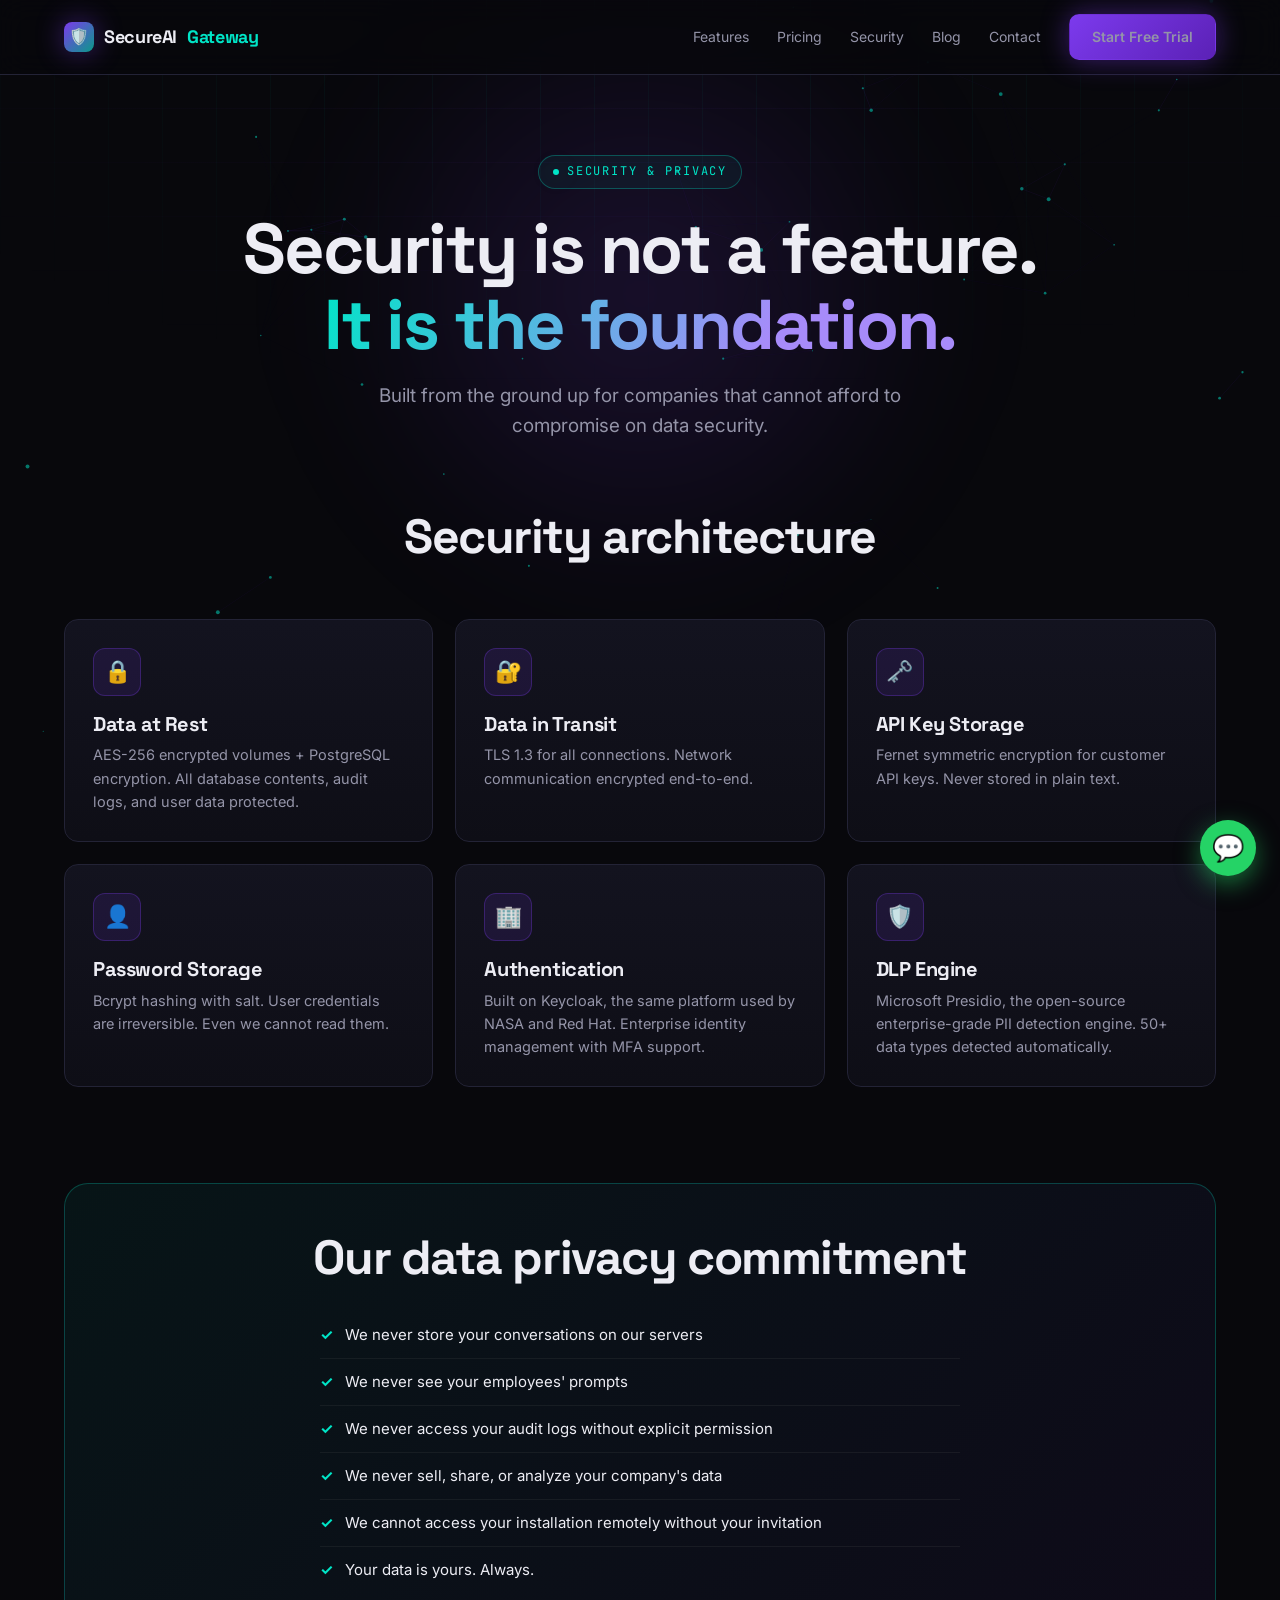
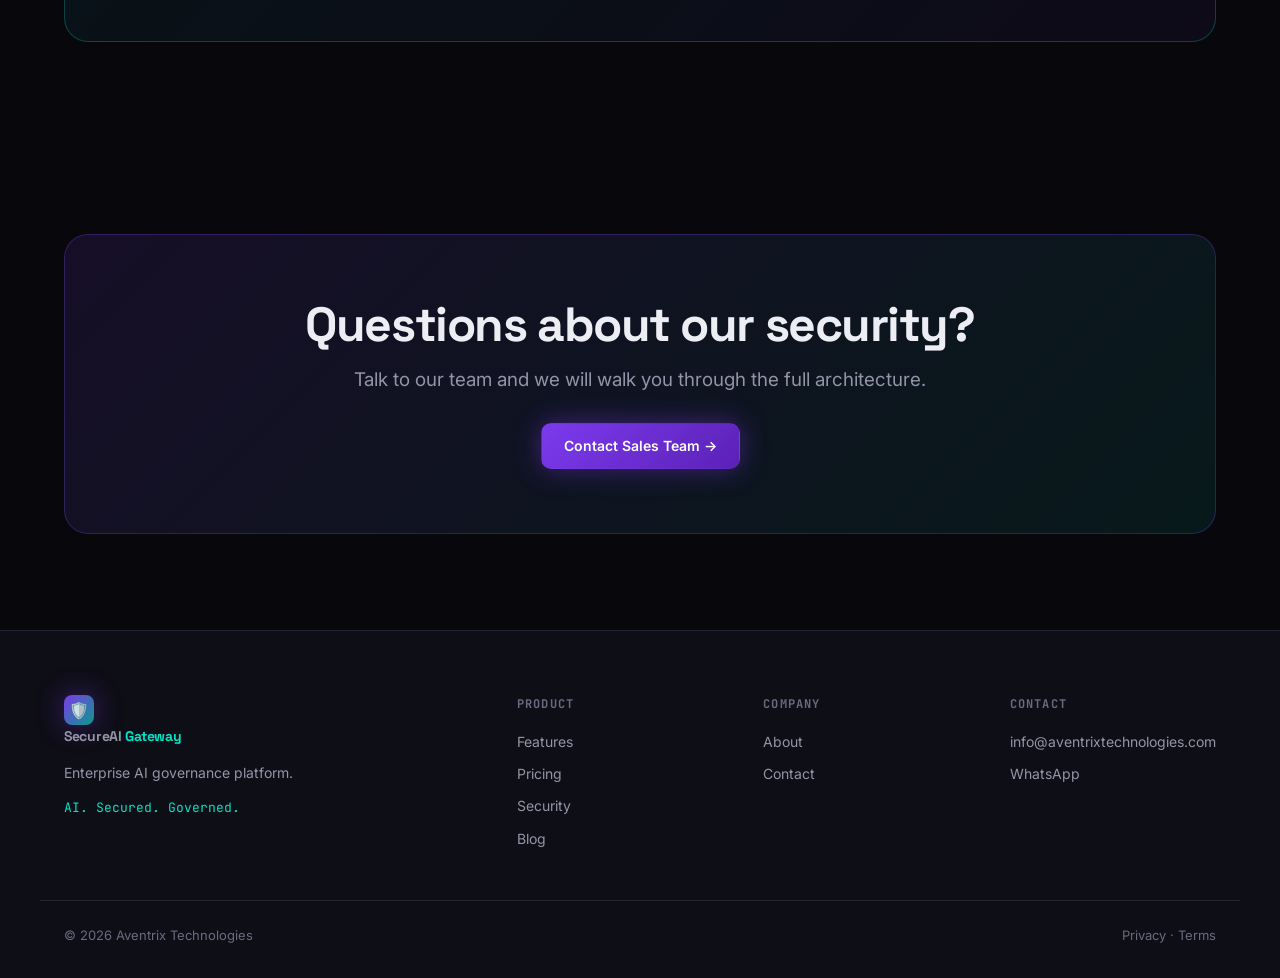
<file: security.html>
<!DOCTYPE html>
<html lang="en">
<head>
<!-- Google Analytics (GA4) -->
<script async src="https://www.googletagmanager.com/gtag/js?id=G-6WXHZ5JXLF"></script>
<script>
  window.dataLayer = window.dataLayer || [];
  function gtag(){dataLayer.push(arguments);}
  gtag('js', new Date());
  gtag('config', 'G-6WXHZ5JXLF');
</script>

<meta charset="UTF-8">
<meta name="viewport" content="width=device-width,initial-scale=1">
<title>Security and Compliance: AES-256, HIPAA, GDPR | SecureAI Gateway</title>
<meta name="description" content="AES-256 encryption, TLS 1.3, Keycloak auth, and Microsoft Presidio DLP. On-premise architecture built for HIPAA, GDPR, and SOC 2 compliance.">
<meta name="robots" content="index, follow, max-image-preview:large">
<link rel="canonical" href="https://aventrixtechnologies.com/security">
<meta property="og:type" content="website">
<meta property="og:site_name" content="SecureAI Gateway">
<meta property="og:title" content="SecureAI Gateway Security: Enterprise-Grade by Design">
<meta property="og:description" content="AES-256 encryption, TLS 1.3, Keycloak auth, and Microsoft Presidio DLP. On-premise architecture built for HIPAA, GDPR, and SOC 2 compliance.">
<meta property="og:url" content="https://aventrixtechnologies.com/security">
<meta property="og:image" content="https://aventrixtechnologies.com/images/secureai-logo-email.png">
<meta name="twitter:card" content="summary_large_image">
<meta name="twitter:title" content="SecureAI Gateway Security: Enterprise-Grade by Design">
<meta name="twitter:description" content="AES-256 encryption, TLS 1.3, Keycloak auth, and Microsoft Presidio DLP. On-premise architecture built for HIPAA, GDPR, and SOC 2 compliance.">
<meta name="twitter:image" content="https://aventrixtechnologies.com/images/secureai-logo-email.png">
<script type="application/ld+json">
{
  "@context": "https://schema.org",
  "@type": "WebPage",
  "name": "SecureAI Gateway Security & Compliance",
  "url": "https://aventrixtechnologies.com/security",
  "description": "Security architecture and compliance posture of SecureAI Gateway.",
  "isPartOf": { "@type": "WebSite", "name": "SecureAI Gateway", "url": "https://aventrixtechnologies.com/" }
}
</script>
<link rel="preconnect" href="https://fonts.googleapis.com">
<link rel="preconnect" href="https://fonts.gstatic.com" crossorigin>
<link href="https://fonts.googleapis.com/css2?family=Space+Grotesk:wght@400;500;600;700&family=Inter:wght@400;500;600&family=JetBrains+Mono:wght@400;500&display=swap" rel="stylesheet">
<link rel="stylesheet" href="style.css">
<style>
.page-hero { padding: 80px 0 40px; text-align: center; }
.page-hero h1 { margin: 22px auto 18px; max-width: 18ch; }
.page-hero .lead { margin: 0 auto; }
.commit { background: linear-gradient(135deg, rgba(0,229,199,0.06), rgba(124,58,237,0.06)); border:1px solid rgba(0,229,199,0.25); border-radius:24px; padding:48px; }
.commit h2 { text-align:center; margin-bottom:28px; }
.commit ul { list-style:none; max-width:640px; margin:0 auto; }
.commit li { font-size:15px; padding:11px 0; color:var(--text); display:flex; gap:12px; border-bottom:1px solid rgba(255,255,255,0.05); }
.commit li::before { content:"✓"; color:var(--cyan); font-weight:700; }
.commit li:last-child { border-bottom:0; }
</style>
</head>
<body>
<canvas id="particles"></canvas>

<nav class="nav"><div class="nav-inner">
  <a href="index.html" class="brand"><span class="mark">🛡️</span> SecureAI <span class="by">Gateway</span></a>
  <div class="nav-links">
    <a href="features.html">Features</a><a href="pricing.html">Pricing</a><a href="security.html">Security</a>
    <a href="blog.html">Blog</a><a href="contact.html">Contact</a>
    <a href="contact.html" class="btn btn-primary">Start Free Trial</a>
  </div>
  <button class="nav-toggle" aria-label="Menu">☰</button>
</div></nav>

<header class="page-hero wrap">
  <span class="eyebrow reveal in">Security & Privacy</span>
  <h1 class="reveal in">Security is not a feature.<br><span class="grad-text">It is the foundation.</span></h1>
  <p class="lead reveal in d1">Built from the ground up for companies that cannot afford to compromise on data security.</p>
</header>

<section style="padding-top:30px;">
  <div class="wrap">
    <div class="section-head reveal"><h2>Security architecture</h2></div>
    <div class="grid grid-3">
      <div class="card reveal"><div class="ico">🔒</div><h3>Data at Rest</h3><p>AES-256 encrypted volumes + PostgreSQL encryption. All database contents, audit logs, and user data protected.</p></div>
      <div class="card reveal d1"><div class="ico">🔐</div><h3>Data in Transit</h3><p>TLS 1.3 for all connections. Network communication encrypted end-to-end.</p></div>
      <div class="card reveal d2"><div class="ico">🗝️</div><h3>API Key Storage</h3><p>Fernet symmetric encryption for customer API keys. Never stored in plain text.</p></div>
      <div class="card reveal"><div class="ico">👤</div><h3>Password Storage</h3><p>Bcrypt hashing with salt. User credentials are irreversible. Even we cannot read them.</p></div>
      <div class="card reveal d1"><div class="ico">🏢</div><h3>Authentication</h3><p>Built on Keycloak, the same platform used by NASA and Red Hat. Enterprise identity management with MFA support.</p></div>
      <div class="card reveal d2"><div class="ico">🛡️</div><h3>DLP Engine</h3><p>Microsoft Presidio, the open-source enterprise-grade PII detection engine. 50+ data types detected automatically.</p></div>
    </div>
  </div>
</section>

<section style="padding-top:0;">
  <div class="wrap">
    <div class="commit reveal">
      <h2>Our data privacy commitment</h2>
      <ul>
        <li>We never store your conversations on our servers</li>
        <li>We never see your employees' prompts</li>
        <li>We never access your audit logs without explicit permission</li>
        <li>We never sell, share, or analyze your company's data</li>
        <li>We cannot access your installation remotely without your invitation</li>
        <li>Your data is yours. Always.</li>
      </ul>
    </div>
  </div>
</section>

<section>
  <div class="wrap">
    <div class="cta-band reveal" style="text-align:center;background:linear-gradient(135deg,rgba(124,58,237,0.12),rgba(0,229,199,0.08));border:1px solid rgba(124,58,237,0.3);border-radius:24px;padding:64px 32px;">
      <h2>Questions about our security?</h2>
      <p class="lead" style="margin:14px auto 28px;">Talk to our team and we will walk you through the full architecture.</p>
      <a href="contact.html" class="btn btn-primary">Contact Sales Team →</a>
    </div>
  </div>
</section>

<footer class="footer">
  <div class="wrap footer-grid">
    <div>
      <a href="index.html" class="brand"><span class="mark">🛡️</span> SecureAI <span class="by">Gateway</span></a>
      <p class="tagline">Enterprise AI governance platform.</p>
      <p class="sig">AI. Secured. Governed.</p>
    </div>
    <div><h4>Product</h4><a href="features.html">Features</a><a href="pricing.html">Pricing</a><a href="security.html">Security</a><a href="blog.html">Blog</a></div>
    <div><h4>Company</h4><a href="contact.html">About</a><a href="contact.html">Contact</a></div>
    <div><h4>Contact</h4><a href="mailto:info@aventrixtechnologies.com">info@aventrixtechnologies.com</a><a href="https://wa.me/919104277272">WhatsApp</a></div>
  </div>
  <div class="footer-bottom"><span>© 2026 Aventrix Technologies</span><span>Privacy · Terms</span></div>
</footer>

<a href="https://wa.me/919104277272?text=Hi!%20I'd%20like%20to%20know%20more%20about%20SecureAI%20Gateway." class="wa-float" aria-label="WhatsApp">💬</a>
<script src="app.js"></script>
</body>
</html>
</file>
<file: style.css>
/* ============================================
   SecureAI Gateway — Cyber/Neon Design System
   ============================================ */

:root {
  --bg:        #08080C;
  --bg-2:      #0E0E16;
  --panel:     #13131F;
  --panel-2:   #181826;
  --line:      #232336;
  --cyan:      #00E5C7;
  --cyan-dim:  #0a9a89;
  --violet:    #7C3AED;
  --violet-lt: #A78BFA;
  --red:       #FF4D6D;
  --amber:     #FFB020;
  --text:      #EDEDF4;
  --muted:     #9494A8;
  --muted-2:   #6A6A80;

  --font-display: 'Space Grotesk', -apple-system, sans-serif;
  --font-body:    'Inter', -apple-system, sans-serif;
  --font-mono:    'JetBrains Mono', 'Courier New', monospace;

  --maxw: 1200px;
  --radius: 14px;
  --glow-cyan: 0 0 24px rgba(0,229,199,0.35);
  --glow-violet: 0 0 28px rgba(124,58,237,0.45);
}

* { margin: 0; padding: 0; box-sizing: border-box; }

html { scroll-behavior: smooth; }

body {
  background: var(--bg);
  color: var(--text);
  font-family: var(--font-body);
  line-height: 1.6;
  overflow-x: hidden;
  -webkit-font-smoothing: antialiased;
}

/* Ambient animated grid background */
body::before {
  content: "";
  position: fixed;
  inset: 0;
  background-image:
    linear-gradient(rgba(124,58,237,0.04) 1px, transparent 1px),
    linear-gradient(90deg, rgba(0,229,199,0.04) 1px, transparent 1px);
  background-size: 54px 54px;
  z-index: -2;
  pointer-events: none;
  mask-image: radial-gradient(ellipse 90% 60% at 50% 0%, #000 30%, transparent 75%);
}

/* Floating glow orbs */
body::after {
  content: "";
  position: fixed;
  top: -10%; left: 50%;
  width: 60vw; height: 60vw;
  transform: translateX(-50%);
  background: radial-gradient(circle, rgba(124,58,237,0.16), transparent 60%);
  filter: blur(60px);
  z-index: -2;
  pointer-events: none;
  animation: drift 18s ease-in-out infinite;
}

@keyframes drift {
  0%,100% { transform: translateX(-50%) translateY(0); }
  50%     { transform: translateX(-42%) translateY(40px); }
}

a { color: inherit; text-decoration: none; }
img { max-width: 100%; display: block; }

.wrap { max-width: var(--maxw); margin: 0 auto; padding: 0 24px; }

/* ---------- Particle canvas ---------- */
#particles {
  position: fixed;
  inset: 0;
  z-index: -1;
  pointer-events: none;
}

/* ---------- Nav ---------- */
.nav {
  position: sticky;
  top: 0;
  z-index: 100;
  backdrop-filter: blur(14px);
  background: rgba(8,8,12,0.72);
  border-bottom: 1px solid var(--line);
}
.nav-inner {
  max-width: var(--maxw);
  margin: 0 auto;
  padding: 14px 24px;
  display: flex;
  align-items: center;
  justify-content: space-between;
}
.brand {
  display: flex;
  align-items: center;
  gap: 10px;
  font-family: var(--font-display);
  font-weight: 700;
  font-size: 18px;
  letter-spacing: -0.02em;
}
.brand .mark {
  width: 30px; height: 30px;
  display: grid; place-items: center;
  border-radius: 8px;
  background: linear-gradient(135deg, var(--violet), var(--cyan-dim));
  box-shadow: var(--glow-violet);
  font-size: 16px;
}
.brand .by { color: var(--cyan); }
.nav-links { display: flex; align-items: center; gap: 28px; }
.nav-links a {
  font-size: 14px;
  color: var(--muted);
  transition: color .2s, text-shadow .2s;
  position: relative;
}
.nav-links a:hover { color: var(--text); }
.nav-links a:not(.btn)::after {
  content: "";
  position: absolute;
  left: 0; bottom: -6px;
  width: 0; height: 1px;
  background: var(--cyan);
  box-shadow: var(--glow-cyan);
  transition: width .25s;
}
.nav-links a:not(.btn):hover::after { width: 100%; }
.nav-toggle { display: none; background: none; border: 0; color: var(--text); font-size: 24px; cursor: pointer; }

/* ---------- Buttons ---------- */
.btn {
  display: inline-flex;
  align-items: center;
  gap: 8px;
  font-family: var(--font-body);
  font-weight: 600;
  font-size: 14px;
  padding: 11px 22px;
  border-radius: 10px;
  cursor: pointer;
  border: 1px solid transparent;
  transition: transform .2s, box-shadow .2s, background .2s;
  white-space: nowrap;
}
.btn-primary {
  background: linear-gradient(135deg, var(--violet), #5B21B6);
  color: #fff;
  box-shadow: var(--glow-violet);
}
.btn-primary:hover { transform: translateY(-2px); box-shadow: 0 0 36px rgba(124,58,237,0.7); }
.btn-ghost {
  background: rgba(255,255,255,0.03);
  border: 1px solid var(--line);
  color: var(--text);
}
.btn-ghost:hover { border-color: var(--cyan); color: var(--cyan); box-shadow: var(--glow-cyan); }
.btn-cyan {
  background: linear-gradient(135deg, var(--cyan), var(--cyan-dim));
  color: #04201c;
  box-shadow: var(--glow-cyan);
}
.btn-cyan:hover { transform: translateY(-2px); box-shadow: 0 0 36px rgba(0,229,199,0.7); }

/* ---------- Eyebrow / headings ---------- */
.eyebrow {
  display: inline-flex;
  align-items: center;
  gap: 8px;
  font-family: var(--font-mono);
  font-size: 12px;
  letter-spacing: 0.16em;
  text-transform: uppercase;
  color: var(--cyan);
  padding: 6px 14px;
  border: 1px solid rgba(0,229,199,0.3);
  border-radius: 100px;
  background: rgba(0,229,199,0.05);
}
.eyebrow::before {
  content: "";
  width: 6px; height: 6px;
  border-radius: 50%;
  background: var(--cyan);
  box-shadow: var(--glow-cyan);
  animation: pulse 1.6s ease-in-out infinite;
}
@keyframes pulse { 0%,100%{opacity:1;} 50%{opacity:.3;} }

h1, h2, h3 { font-family: var(--font-display); font-weight: 700; letter-spacing: -0.03em; line-height: 1.08; }
h1 { font-size: clamp(2.4rem, 6vw, 4.4rem); }
h2 { font-size: clamp(1.9rem, 4vw, 3rem); }
h3 { font-size: 1.25rem; letter-spacing: -0.02em; }

.lead { font-size: clamp(1rem, 1.5vw, 1.18rem); color: var(--muted); max-width: 620px; }

.grad-text {
  background: linear-gradient(120deg, var(--cyan), var(--violet-lt) 70%);
  -webkit-background-clip: text;
  background-clip: text;
  color: transparent;
}

/* ---------- Section scaffolding ---------- */
section { padding: 96px 0; position: relative; }
.section-head { text-align: center; max-width: 720px; margin: 0 auto 56px; }
.section-head .lead { margin: 18px auto 0; }

/* ---------- Reveal animation ---------- */
.reveal { opacity: 0; transform: translateY(30px); transition: opacity .7s cubic-bezier(.2,.7,.2,1), transform .7s cubic-bezier(.2,.7,.2,1); }
.reveal.in { opacity: 1; transform: none; }
.reveal.d1 { transition-delay: .08s; }
.reveal.d2 { transition-delay: .16s; }
.reveal.d3 { transition-delay: .24s; }
.reveal.d4 { transition-delay: .32s; }

/* ---------- Cards ---------- */
.card {
  background: linear-gradient(180deg, var(--panel), var(--bg-2));
  border: 1px solid var(--line);
  border-radius: var(--radius);
  padding: 28px;
  position: relative;
  overflow: hidden;
  transition: transform .3s, border-color .3s, box-shadow .3s;
}
.card:hover {
  transform: translateY(-6px);
  border-color: rgba(124,58,237,0.5);
  box-shadow: 0 18px 40px rgba(0,0,0,0.4), var(--glow-violet);
}
.card .ico {
  width: 48px; height: 48px;
  display: grid; place-items: center;
  font-size: 22px;
  border-radius: 12px;
  background: rgba(124,58,237,0.12);
  border: 1px solid rgba(124,58,237,0.3);
  margin-bottom: 18px;
}
.card h3 { margin-bottom: 8px; }
.card p { color: var(--muted); font-size: 14.5px; }

.grid { display: grid; gap: 22px; }
.grid-2 { grid-template-columns: repeat(2,1fr); }
.grid-3 { grid-template-columns: repeat(3,1fr); }
.grid-4 { grid-template-columns: repeat(4,1fr); }

/* ---------- Footer ---------- */
.footer {
  border-top: 1px solid var(--line);
  padding: 64px 0 32px;
  background: var(--bg-2);
}
.footer-grid { display: grid; grid-template-columns: 2fr 1fr 1fr 1fr; gap: 40px; }
.footer h4 { font-family: var(--font-mono); font-size: 12px; letter-spacing: .1em; text-transform: uppercase; color: var(--muted-2); margin-bottom: 16px; }
.footer a { display: block; color: var(--muted); font-size: 14px; margin-bottom: 10px; transition: color .2s; }
.footer a:hover { color: var(--cyan); }
.footer .tagline { color: var(--muted); font-size: 14px; max-width: 300px; margin: 14px 0; }
.footer .sig { font-family: var(--font-mono); color: var(--cyan); font-size: 13px; }
.footer-bottom { max-width: var(--maxw); margin: 40px auto 0; padding: 24px 24px 0; border-top: 1px solid var(--line); display: flex; justify-content: space-between; color: var(--muted-2); font-size: 13px; }

/* ---------- WhatsApp float ---------- */
.wa-float {
  position: fixed;
  bottom: 24px; right: 24px;
  width: 56px; height: 56px;
  background: #25D366;
  border-radius: 50%;
  display: grid; place-items: center;
  font-size: 26px;
  z-index: 90;
  box-shadow: 0 8px 24px rgba(37,211,102,0.5);
  animation: bob 2.4s ease-in-out infinite;
  transition: transform .2s;
}
.wa-float:hover { transform: scale(1.1); }
@keyframes bob { 0%,100%{transform:translateY(0);} 50%{transform:translateY(-8px);} }

/* ---------- Responsive ---------- */
@media (max-width: 920px) {
  .grid-3, .grid-4 { grid-template-columns: repeat(2,1fr); }
  .footer-grid { grid-template-columns: 1fr 1fr; }
}
@media (max-width: 720px) {
  .nav-links { display: none; }
  .nav-links.open {
    display: flex; flex-direction: column;
    position: absolute; top: 100%; left: 0; right: 0;
    background: var(--bg-2); padding: 20px 24px; gap: 18px;
    border-bottom: 1px solid var(--line);
  }
  .nav-toggle { display: block; }
  .grid-2, .grid-3, .grid-4 { grid-template-columns: 1fr; }
  .footer-grid { grid-template-columns: 1fr; gap: 28px; }
  section { padding: 64px 0; }
}

@media (prefers-reduced-motion: reduce) {
  *, *::before, *::after { animation: none !important; transition: none !important; }
  .reveal { opacity: 1; transform: none; }
}

:focus-visible { outline: 2px solid var(--cyan); outline-offset: 3px; }
</file>
